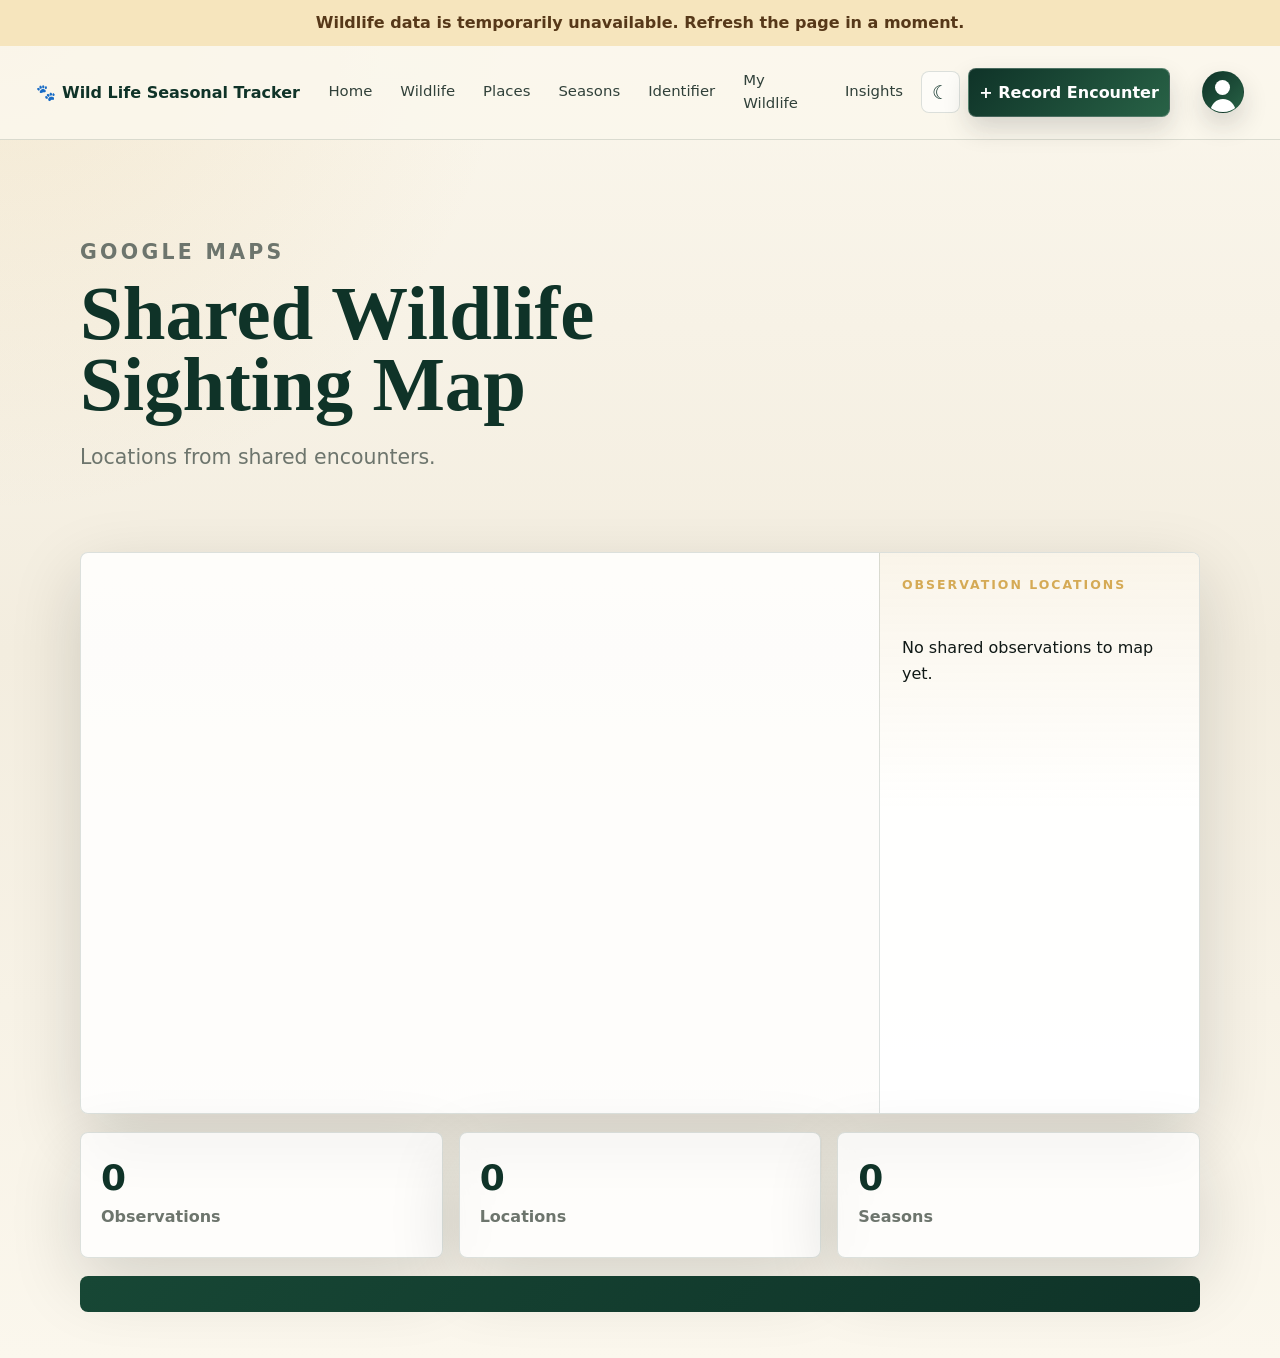
<file: wild-main/animal-map.html>
<!doctype html>
<html lang="en">
<head><meta charset="utf-8"><meta name="viewport" content="width=device-width, initial-scale=1"><title>Wild Life Seasonal Tracker | Sighting Map</title><link rel="stylesheet" href="css/style.css"></head>
<body data-page="animal-map">
  <header class="site-header"></header>
  <main class="page-main">
    <section class="page-title reveal"><p class="eyebrow">Google Maps</p><h1 id="mapTitle">Wildlife Sighting Map</h1><p id="mapSubtitle">Your recorded animal sighting locations.</p></section>
    <section class="section">
      <div class="real-map-shell reveal" id="googleMapShell">
        <div class="map-frame-area">
          <iframe class="google-map" id="googleMapFrame" title="Google map of Periyar Tiger Reserve" src="https://www.google.com/maps?q=Periyar%20Tiger%20Reserve%2C%20Thekkady%2C%20Kerala%2C%20India&output=embed" loading="lazy" referrerpolicy="no-referrer-when-downgrade"></iframe>
          <div class="map-pin-layer" id="mapPinLayer" aria-label="Animal sighting pins"></div>
        </div>
        <aside class="map-location-panel">
          <p class="eyebrow">Observation Locations</p>
          <div class="map-location-list" id="mapLocationList"></div>
          <a class="btn btn-primary" id="mapExternalLink" href="https://www.google.com/maps/search/?api=1&query=Periyar%20Tiger%20Reserve%2C%20Thekkady%2C%20Kerala%2C%20India" target="_blank" rel="noopener">Open in Google Maps</a>
        </aside>
      </div>
      <div class="stat-grid map-stats" id="mapStats"></div>
      <div class="journey reveal" id="mapJourney"></div>
    </section>
  </main>
  <script src="js/script.js"></script>
</body>
</html>
</file>
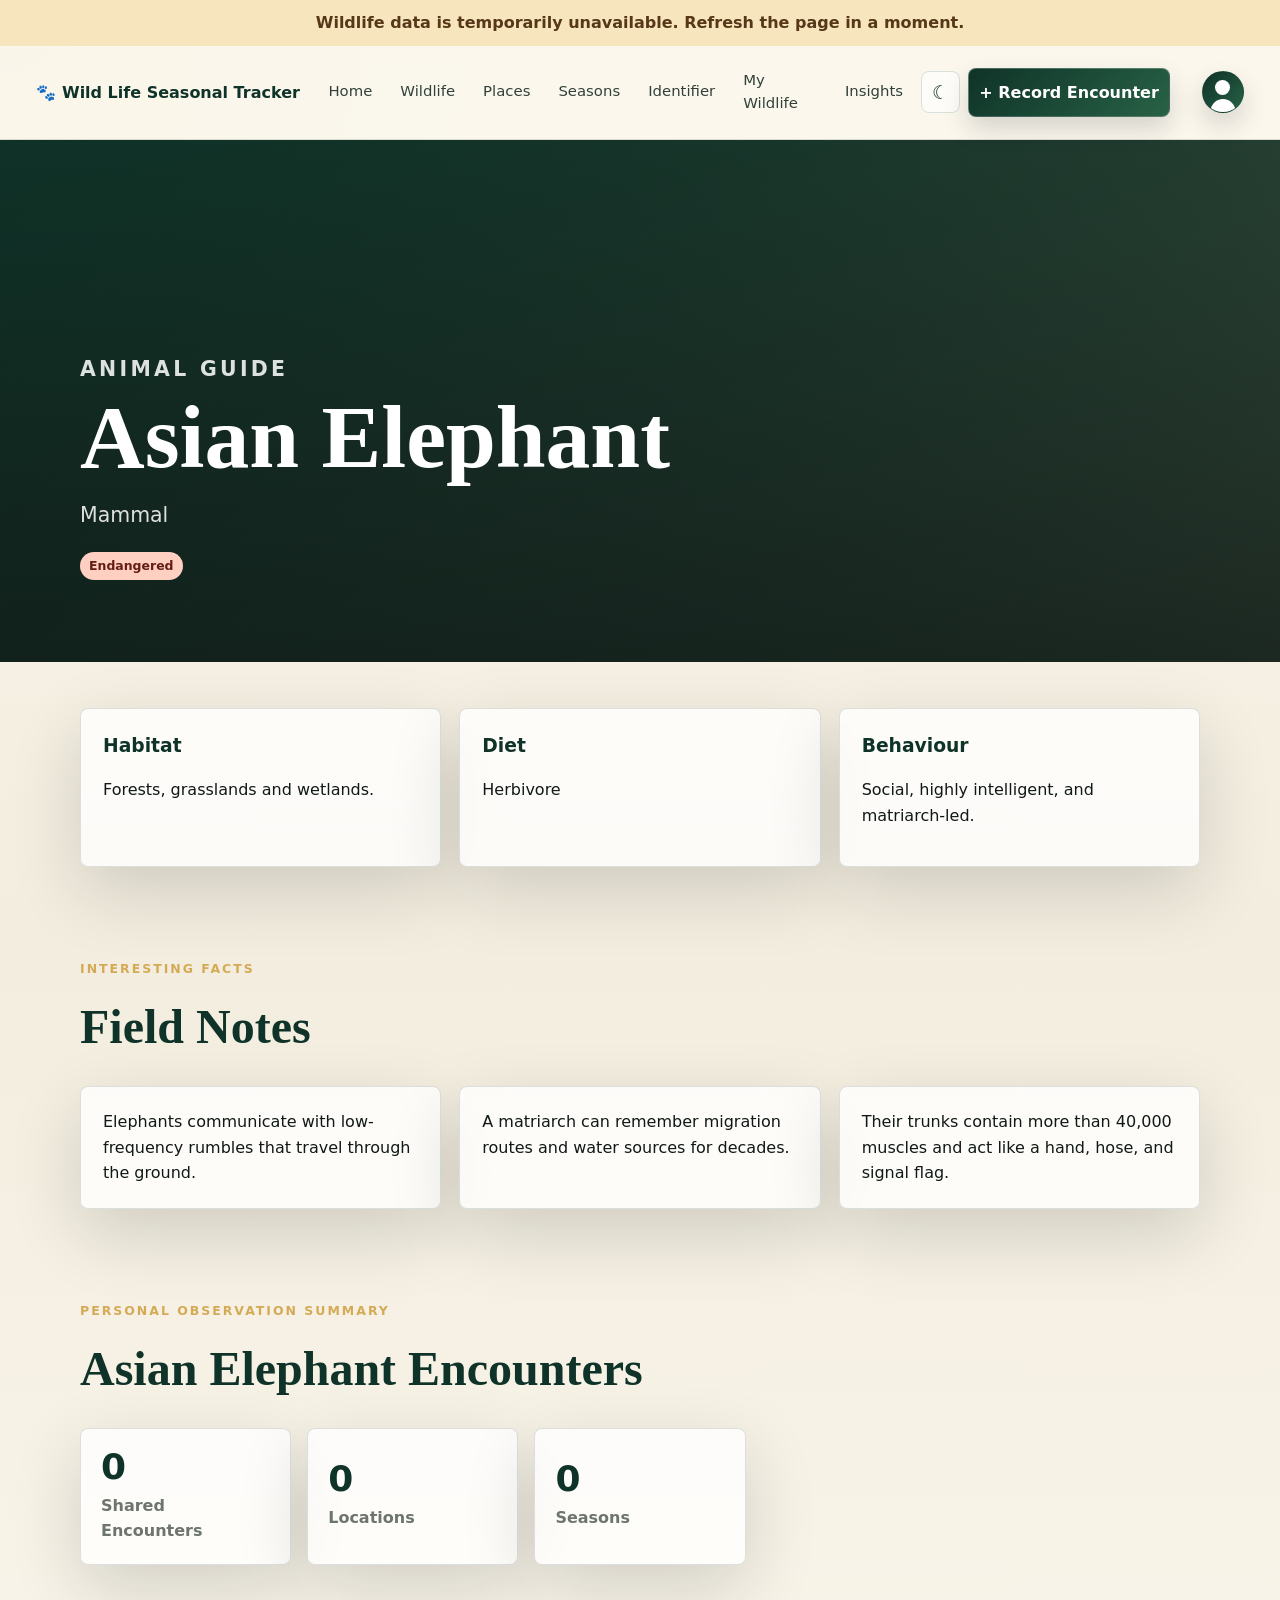
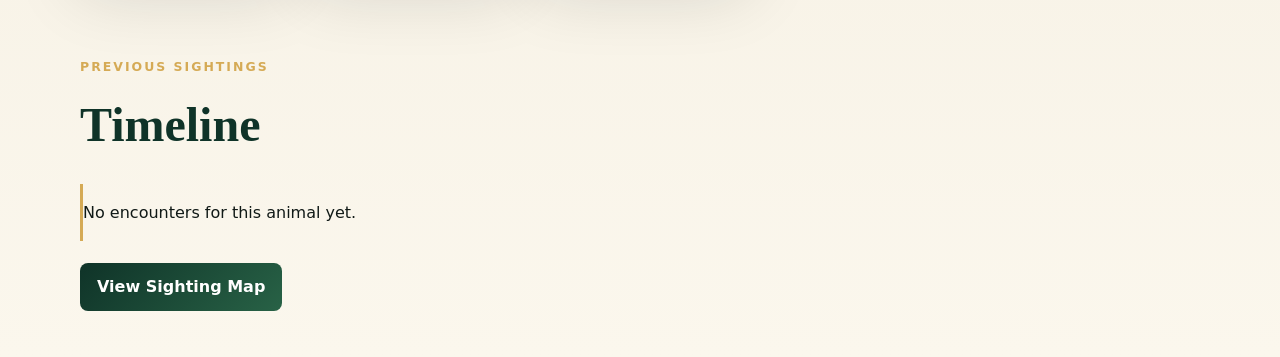
<file: wild-main/animal.html>
<!doctype html>
<html lang="en">
<head><meta charset="utf-8"><meta name="viewport" content="width=device-width, initial-scale=1"><title id="animalTitle">Wild Life Seasonal Tracker | Animal Guide</title><link rel="stylesheet" href="css/style.css"></head>
<body data-page="animal">
  <header class="site-header"></header>
  <main>
    <section class="hero compact-hero reveal" id="animalHero" style="--hero:url('https://images.unsplash.com/photo-1557050543-4d5f4e07ef46?auto=format&fit=crop&w=1800&q=80')">
      <div class="hero-overlay"></div>
      <div class="hero-content"><p class="eyebrow">Animal Guide</p><h1 id="animalName">Asian Elephant</h1><p id="animalCategory">Mammal</p><span class="status-pill endangered" id="animalStatus">Endangered</span></div>
    </section>
    <section class="section">
      <div class="info-grid">
        <article class="info-card reveal"><h3>Habitat</h3><p id="animalHabitat">Forests, grasslands and wetlands.</p></article>
        <article class="info-card reveal"><h3>Diet</h3><p id="animalDiet">Herbivore</p></article>
        <article class="info-card reveal"><h3>Behaviour</h3><p id="animalBehaviour">Social, highly intelligent, and matriarch-led.</p></article>
      </div>
    </section>
    <section class="section">
      <div class="section-heading reveal"><p class="eyebrow">Interesting Facts</p><h2>Field Notes</h2></div>
      <div class="card-grid facts-grid" id="animalFacts">
        <article class="fact-card reveal">Elephants communicate with low-frequency rumbles that travel through the ground.</article>
        <article class="fact-card reveal">A matriarch can remember migration routes and water sources for decades.</article>
        <article class="fact-card reveal">Their trunks contain more than 40,000 muscles and act like a hand, hose, and signal flag.</article>
      </div>
    </section>
    <section class="section">
      <div class="section-heading reveal"><p class="eyebrow">Personal Observation Summary</p><h2 id="animalRecordTitle">Your Elephant Record</h2></div>
      <div class="stat-grid" id="animalSummary"><article class="stat-card reveal"><strong data-count="12">0</strong><span>Total Sightings</span></article><article class="stat-card reveal"><strong data-count="4">0</strong><span>Locations</span></article><article class="stat-card reveal"><strong data-count="3">0</strong><span>Seasons</span></article></div>
    </section>
    <section class="section">
      <div class="section-heading reveal"><p class="eyebrow">Previous Sightings</p><h2>Timeline</h2></div>
      <div class="timeline reveal" id="animalTimeline">
        <div><time>19 Sep 2026</time><strong>Periyar</strong><span>6:42 PM</span></div>
        <div><time>12 Aug 2026</time><strong>Wayanad</strong><span>7:15 AM</span></div>
        <div><time>02 Jul 2026</time><strong>Silent Valley</strong><span>5:30 PM</span></div>
      </div>
      <a class="btn btn-primary reveal" href="animal-map.html">View Sighting Map</a>
    </section>
  </main>
  <script src="js/script.js"></script>
</body>
</html>
</file>
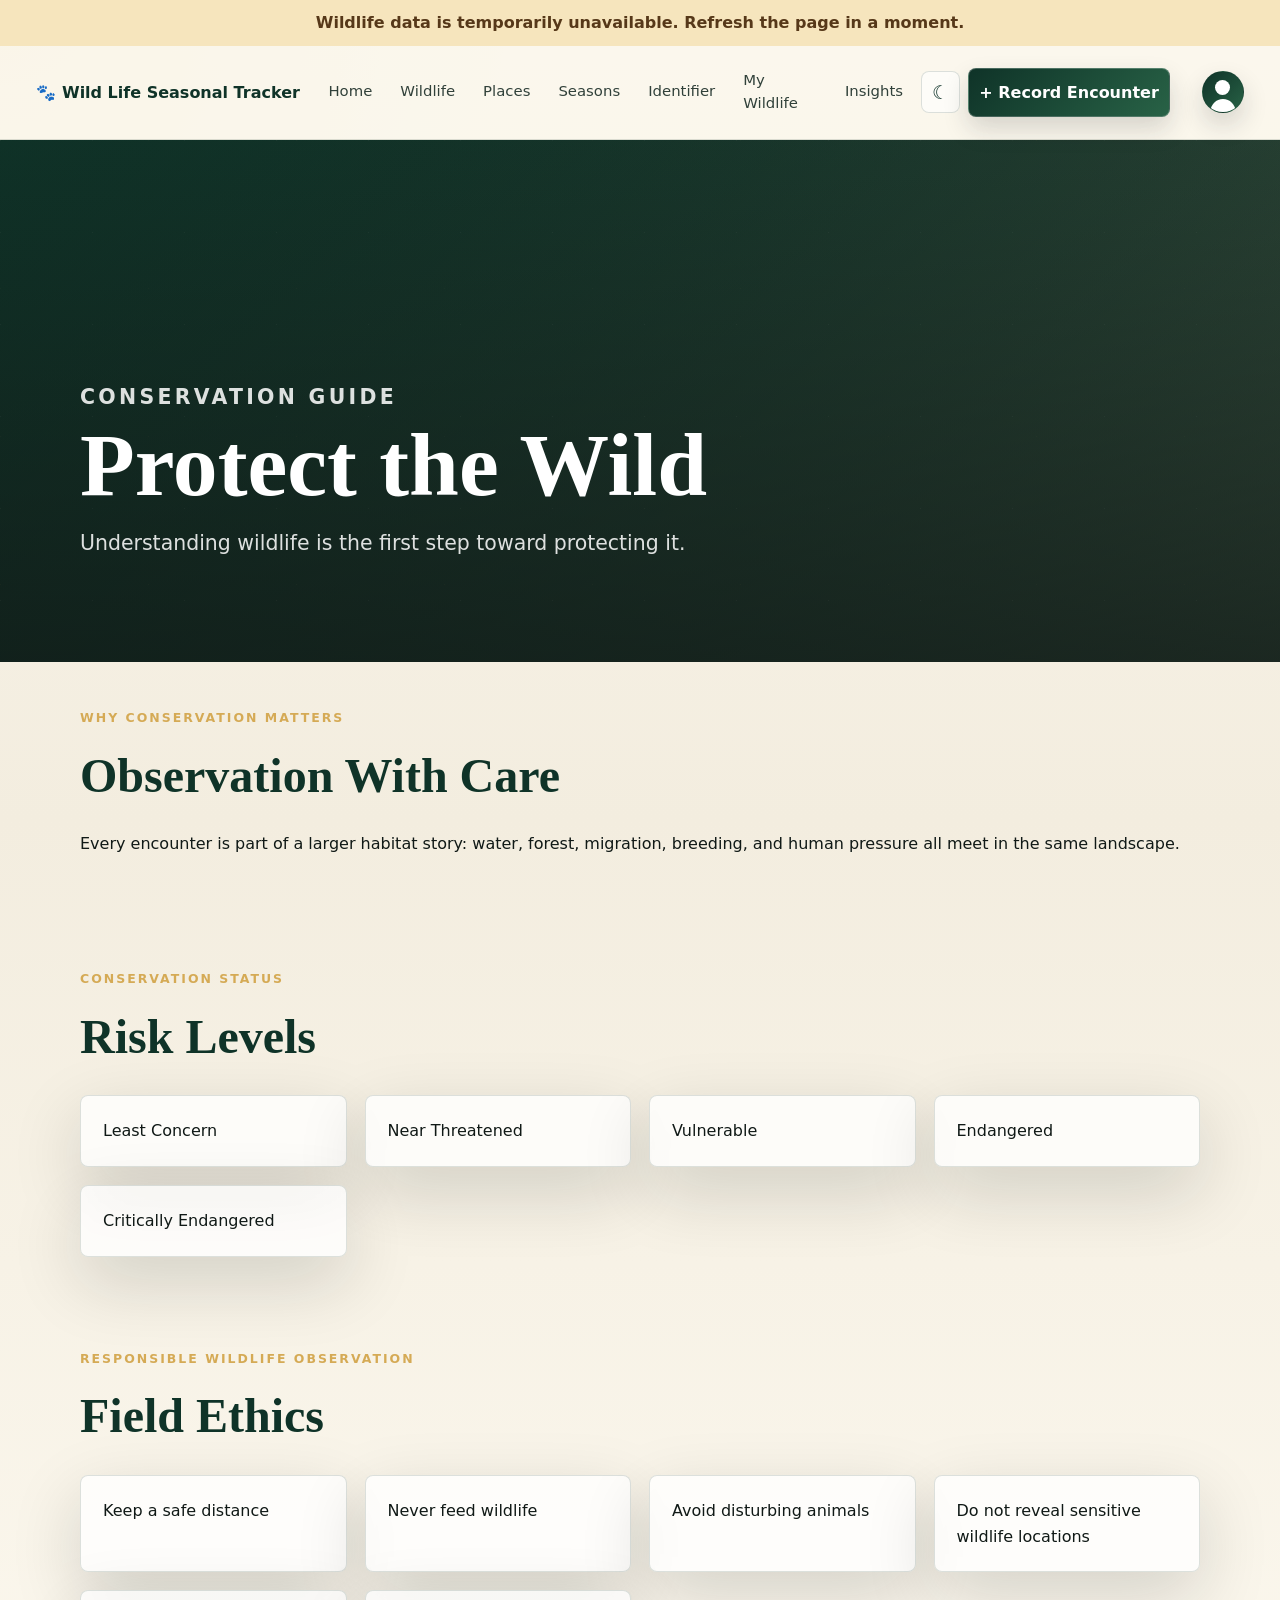
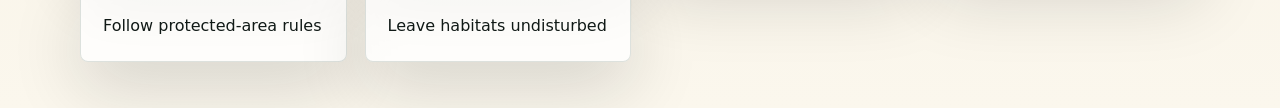
<file: wild-main/conservation.html>
<!doctype html>
<html lang="en">
<head><meta charset="utf-8"><meta name="viewport" content="width=device-width, initial-scale=1"><title>Wildlife Explorer | Conservation</title><link rel="stylesheet" href="css/style.css"></head>
<body data-page="conservation">
  <header class="site-header"></header>
  <main>
    <section class="hero compact-hero reveal" style="--hero:url('https://images.unsplash.com/photo-1472214103451-9374bd1c798e?auto=format&fit=crop&w=1800&q=80')"><div class="hero-overlay"></div><div class="hero-content"><p class="eyebrow">Conservation Guide</p><h1>Protect the Wild</h1><p>Understanding wildlife is the first step toward protecting it.</p></div></section>
    <section class="section"><div class="section-heading reveal"><p class="eyebrow">Why Conservation Matters</p><h2>Observation With Care</h2><p>Every encounter is part of a larger habitat story: water, forest, migration, breeding, and human pressure all meet in the same landscape.</p></div></section>
    <section class="section"><div class="section-heading reveal"><p class="eyebrow">Conservation Status</p><h2>Risk Levels</h2></div><div class="card-grid status-grid"><article class="info-card reveal">Least Concern</article><article class="info-card reveal">Near Threatened</article><article class="info-card reveal">Vulnerable</article><article class="info-card reveal">Endangered</article><article class="info-card reveal">Critically Endangered</article></div></section>
    <section class="section"><div class="section-heading reveal"><p class="eyebrow">Responsible Wildlife Observation</p><h2>Field Ethics</h2></div><div class="card-grid ethics-grid"><article class="fact-card reveal">Keep a safe distance</article><article class="fact-card reveal">Never feed wildlife</article><article class="fact-card reveal">Avoid disturbing animals</article><article class="fact-card reveal">Do not reveal sensitive wildlife locations</article><article class="fact-card reveal">Follow protected-area rules</article><article class="fact-card reveal">Leave habitats undisturbed</article></div></section>
  </main>
  <script src="js/script.js"></script>
</body>
</html>
</file>
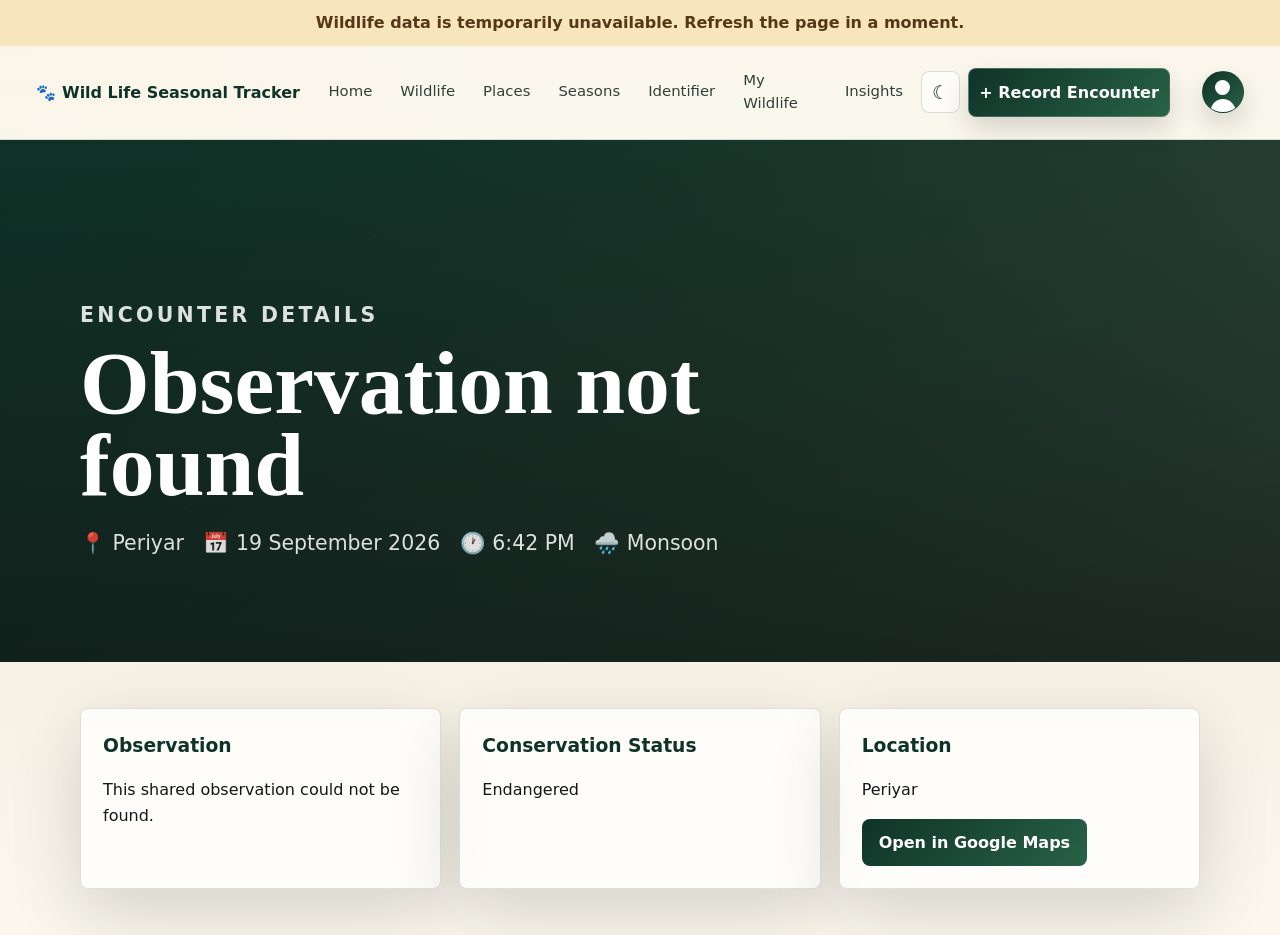
<file: wild-main/encounter-details.html>
<!doctype html>
<html lang="en">
<head><meta charset="utf-8"><meta name="viewport" content="width=device-width, initial-scale=1"><title>Wild Life Seasonal Tracker | Encounter Details</title><link rel="stylesheet" href="css/style.css"></head>
<body data-page="encounter-details">
  <header class="site-header"></header>
  <main>
    <section class="hero compact-hero reveal" id="encounterHero" style="--hero:url('https://images.unsplash.com/photo-1557050543-4d5f4e07ef46?auto=format&fit=crop&w=1800&q=80')"><div class="hero-overlay"></div><div class="hero-content"><p class="eyebrow">Encounter Details</p><h1 id="encounterAnimal">Asian Elephant</h1><p id="encounterMeta">📍 Periyar &nbsp; 📅 19 September 2026 &nbsp; 🕐 6:42 PM &nbsp; 🌧️ Monsoon</p></div></section>
    <section class="section"><div class="info-grid"><article class="info-card reveal"><h3>Observation</h3><p id="encounterObservation">A small herd crossed the damp teak path near the lake edge, moving calmly after evening rain.</p></article><article class="info-card reveal"><h3>Conservation Status</h3><p id="encounterStatus">Endangered</p></article><article class="info-card reveal"><h3>Location</h3><p id="encounterLocation">Periyar</p><a class="btn btn-primary" id="encounterMap" href="https://www.google.com/maps/search/?api=1&query=Periyar%20Tiger%20Reserve" target="_blank" rel="noopener">Open in Google Maps</a></article></div></section>
  </main>
  <script src="js/script.js"></script>
</body>
</html>
</file>
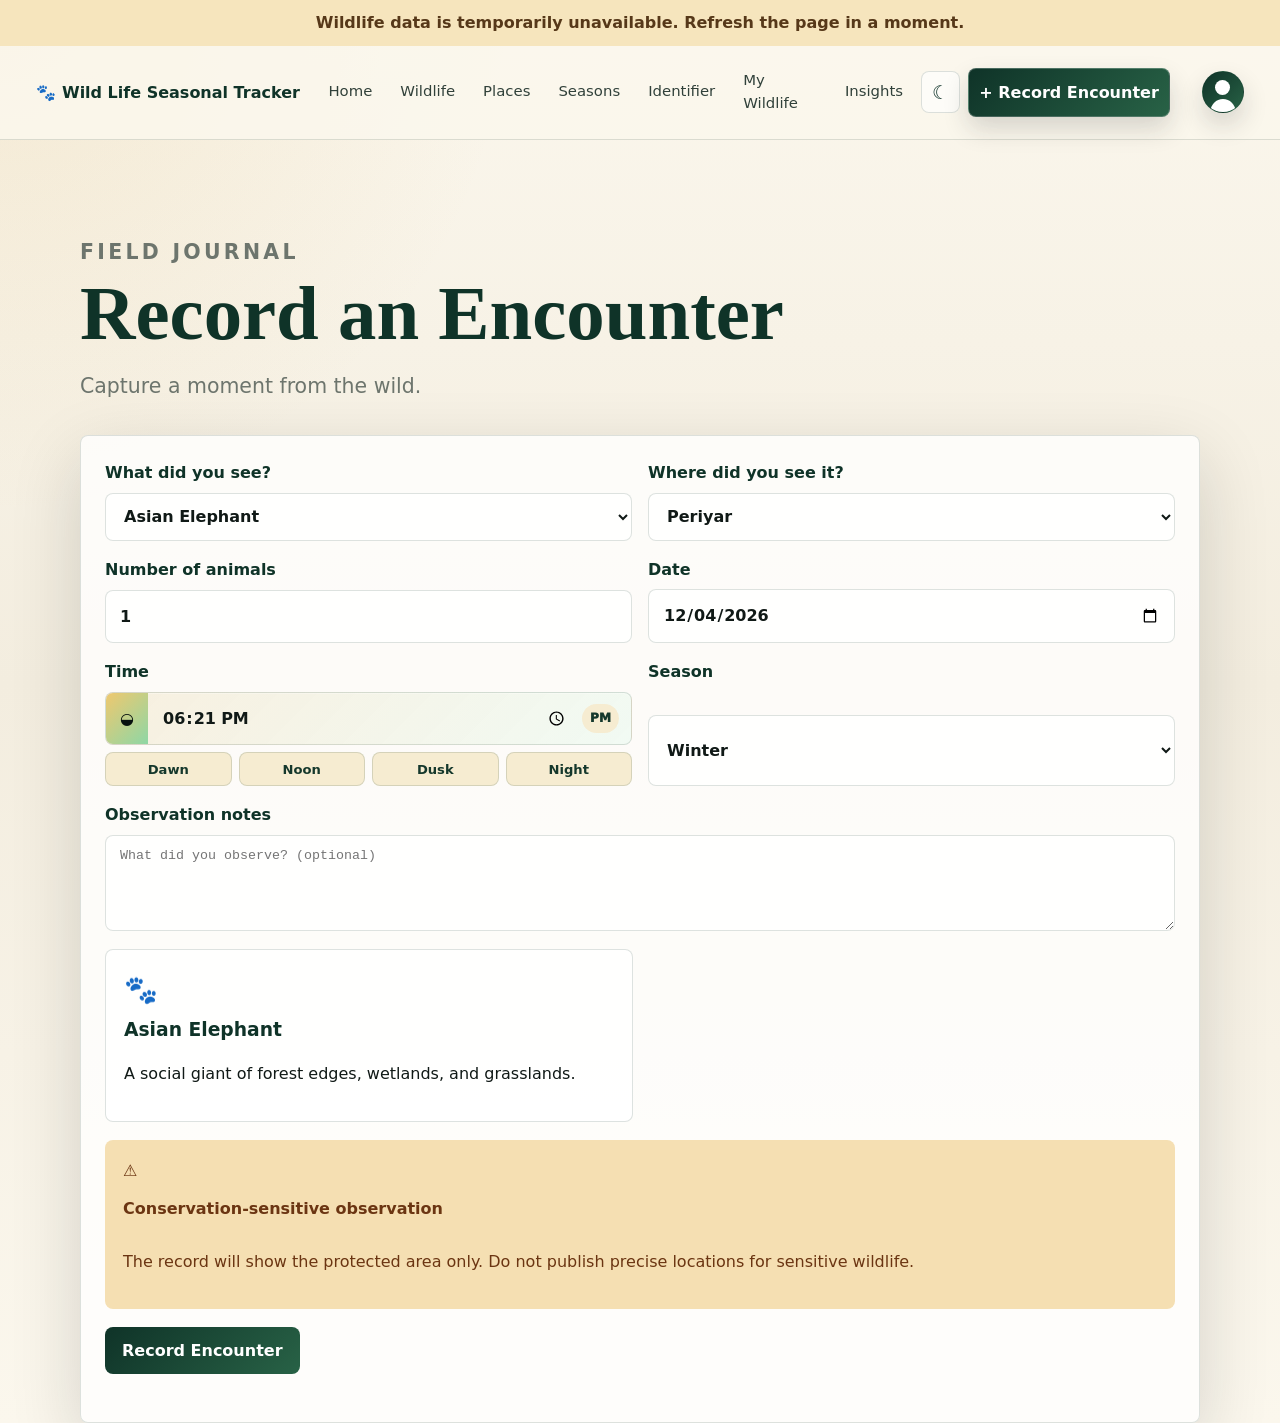
<file: wild-main/encounter.html>
<!doctype html>
<html lang="en">
<head><meta charset="utf-8"><meta name="viewport" content="width=device-width, initial-scale=1"><title>Wild Life Seasonal Tracker | Record Encounter</title><link rel="stylesheet" href="css/style.css"></head>
<body data-page="encounter">
  <header class="site-header"></header>
  <main class="page-main">
    <section class="page-title reveal"><p class="eyebrow">Field Journal</p><h1>Record an Encounter</h1><p>Capture a moment from the wild.</p></section>
    <section class="section form-shell reveal">
      <form id="encounterForm">
        <div class="form-grid">
          <label>What did you see?<select id="recordAnimal"><option>Asian Elephant</option><option>Sambar Deer</option><option>Bengal Tiger</option><option>King Cobra</option></select></label>
          <label>Where did you see it?<select id="recordLocation"><option>Periyar</option><option>Wayanad</option><option>Silent Valley</option><option>Eravikulam</option></select></label>
          <label>Number of animals<input id="recordCount" type="number" min="1" max="10000" value="1" required></label>
          <label>Date<input id="recordDate" type="date"></label>
          <label class="time-field">Time
            <div class="fancy-time">
              <span class="time-icon">☀</span>
              <input id="recordTime" type="time">
              <span class="time-period" id="timePeriod">PM</span>
            </div>
            <div class="time-presets" aria-label="Quick time presets">
              <button type="button" data-time="06:00">Dawn</button>
              <button type="button" data-time="12:00">Noon</button>
              <button type="button" data-time="18:30">Dusk</button>
              <button type="button" data-time="21:00">Night</button>
            </div>
          </label>
          <label>Season<select id="recordSeason"><option>Spring</option><option>Summer</option><option>Monsoon</option><option>Winter</option></select></label>
          <label class="full-width">Observation notes<textarea id="recordNotes" rows="3" maxlength="2000" placeholder="What did you observe? (optional)"></textarea></label>
        </div>
        <div class="suggestion-panel" id="recordSuggestions"></div>
    <div class="warning-card" id="sensitiveWarning">⚠️ <strong>Conservation-sensitive observation</strong><p>The record will show the protected area only. Do not publish precise locations for sensitive wildlife.</p></div>
        <button class="btn btn-primary" type="submit">Record Encounter</button>
        <p class="auth-message" id="encounterMessage" aria-live="polite"></p>
      </form>
    </section>
    <div class="modal" id="successModal"><div class="modal-card"><button class="modal-close" aria-label="Close modal">×</button><div class="success-icon">✓</div><h2>Encounter Recorded</h2><p>Your wildlife observation has been added.</p></div></div>
  </main>
  <script src="js/script.js"></script>
</body>
</html>
</file>
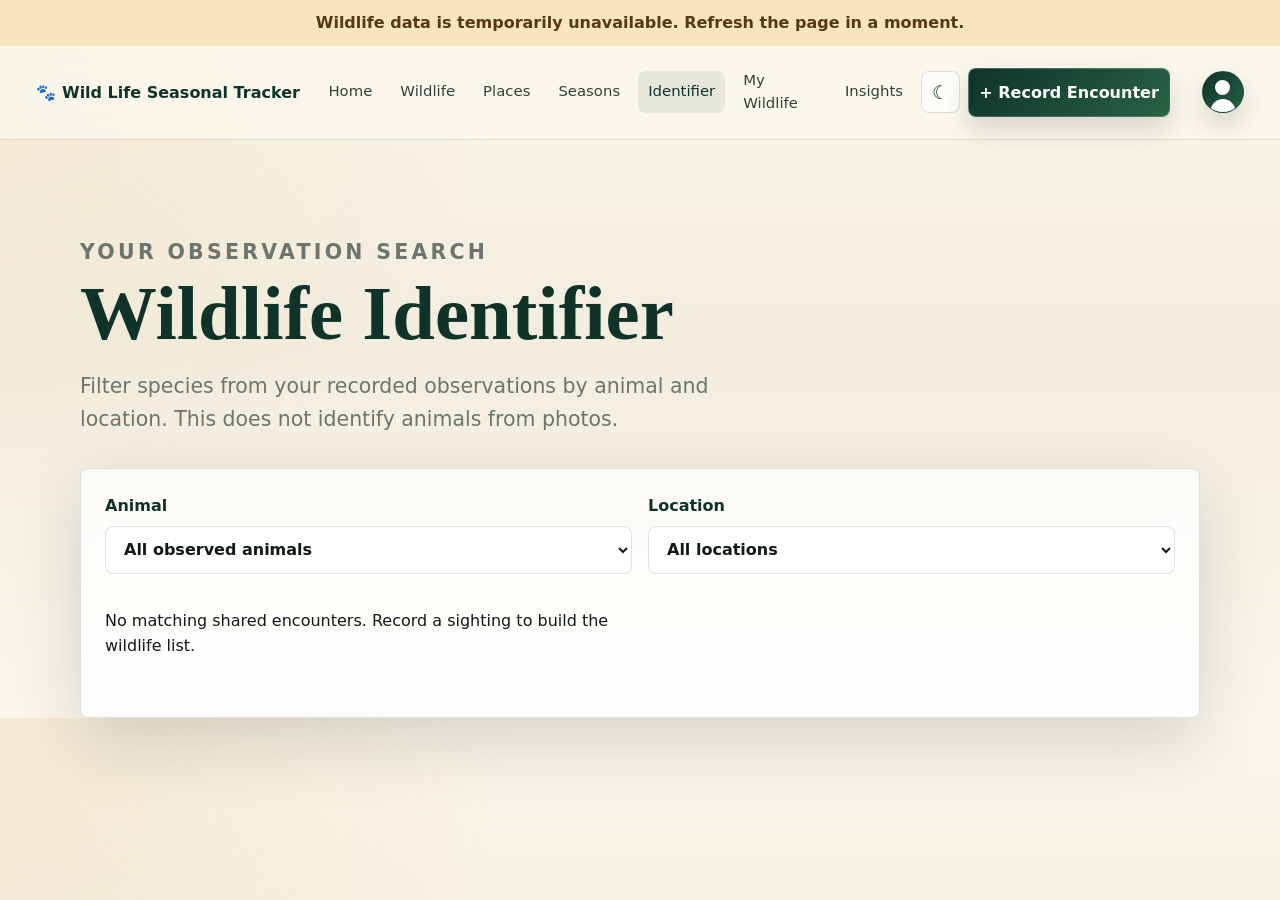
<file: wild-main/identifier.html>
<!doctype html>
<html lang="en">
<head><meta charset="utf-8"><meta name="viewport" content="width=device-width, initial-scale=1"><title>Wild Life Seasonal Tracker | Identifier</title><link rel="stylesheet" href="css/style.css"></head>
<body data-page="identifier">
  <header class="site-header"></header>
  <main class="page-main">
    <section class="page-title reveal"><p class="eyebrow">Your Observation Search</p><h1>Wildlife Identifier</h1><p>Filter species from your recorded observations by animal and location. This does not identify animals from photos.</p></section>
    <section class="section identifier-shell reveal">
      <div class="form-grid">
        <label>Animal<select id="identifierAnimal"><option value="">All observed animals</option></select></label>
        <label>Location<select id="identifierLocation"><option>Periyar</option><option>Wayanad</option><option>Silent Valley</option><option>Eravikulam</option></select></label>
      </div>
      <div class="suggestion-panel" id="identifierSuggestions"></div>
    </section>
  </main>
  <script src="js/script.js"></script>
</body>
</html>
</file>
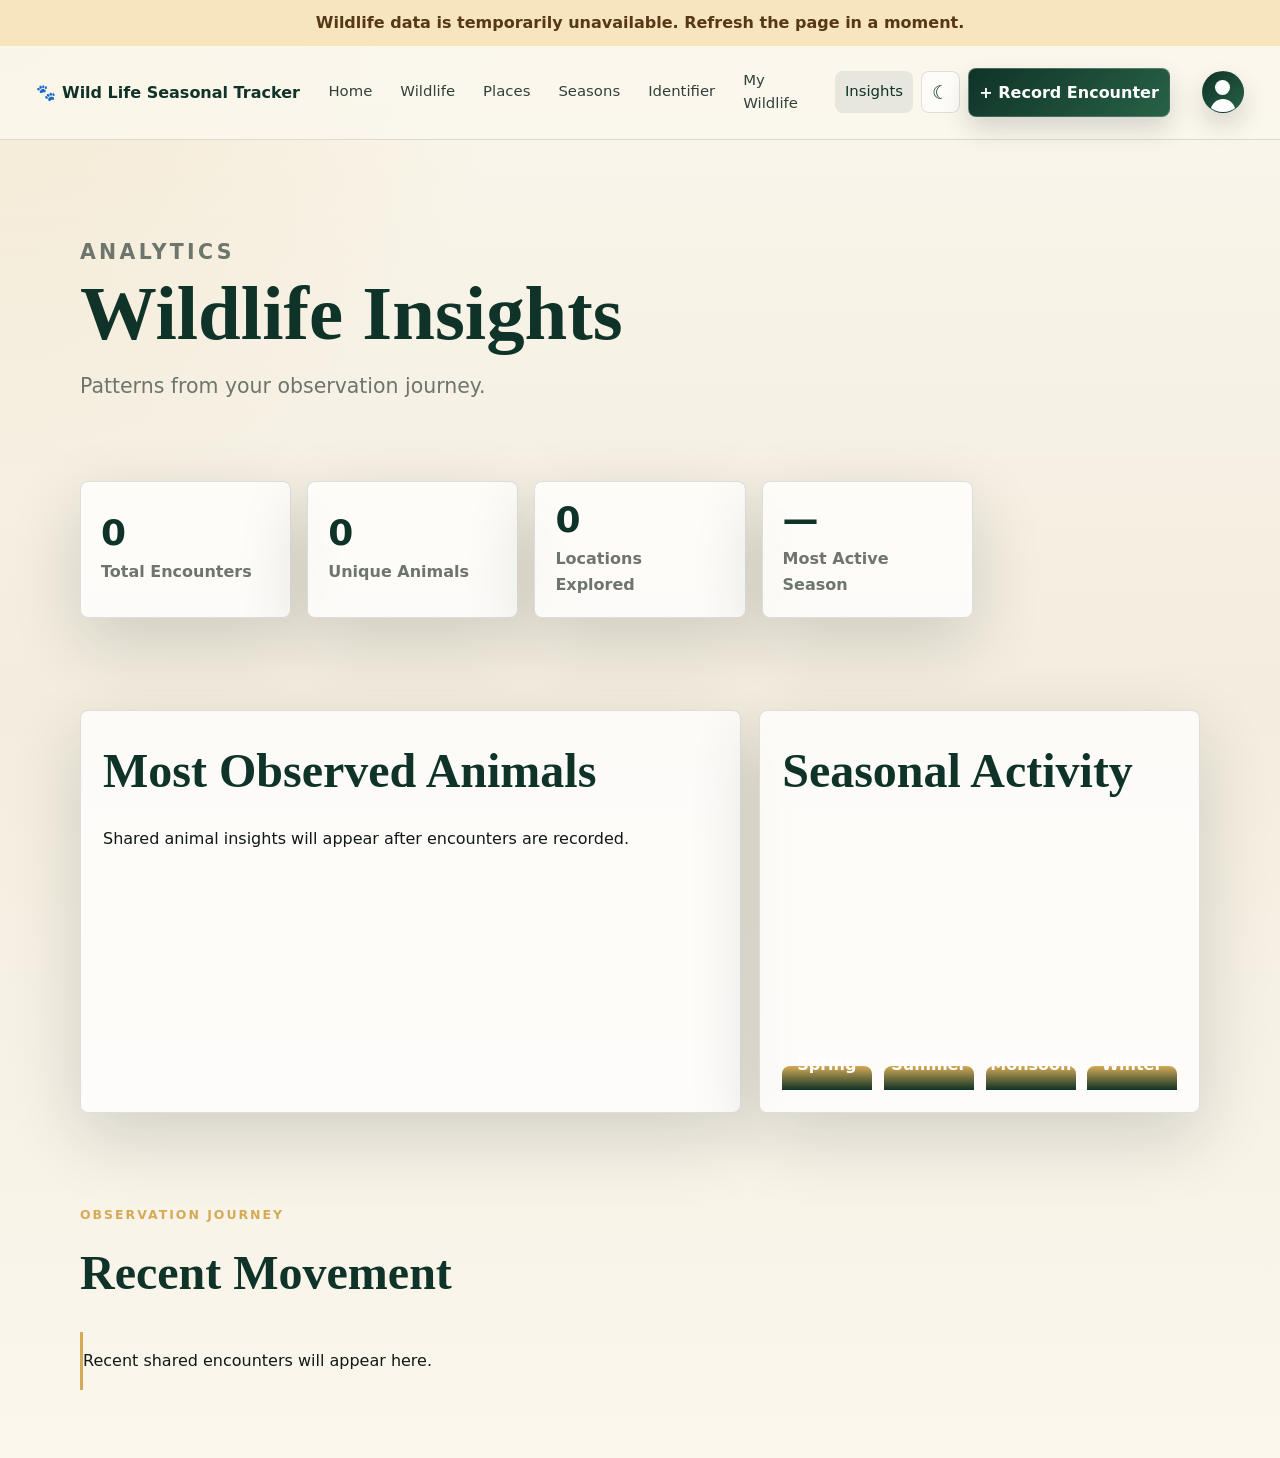
<file: wild-main/insights.html>
<!doctype html>
<html lang="en">
<head><meta charset="utf-8"><meta name="viewport" content="width=device-width, initial-scale=1"><title>Wild Life Seasonal Tracker | Insights</title><link rel="stylesheet" href="css/style.css"></head>
<body data-page="insights">
  <header class="site-header"></header>
  <main class="page-main">
    <section class="page-title reveal"><p class="eyebrow">Analytics</p><h1>Wildlife Insights</h1><p>Patterns from your observation journey.</p></section>
    <section class="section"><div class="stat-grid" id="insightStats"><article class="stat-card reveal"><strong>0</strong><span>Total Encounters</span></article><article class="stat-card reveal"><strong>0</strong><span>Unique Animals</span></article><article class="stat-card reveal"><strong>0</strong><span>Locations Explored</span></article><article class="stat-card reveal"><strong>—</strong><span>Most Active Season</span></article></div></section>
    <section class="section analytics-grid">
      <article class="chart-card reveal"><h2>Most Observed Animals</h2><div class="bar-chart" id="animalBars"></div></article>
      <article class="chart-card reveal"><h2>Seasonal Activity</h2><div class="season-bars" id="seasonBars"></div></article>
    </section>
    <section class="section"><div class="section-heading reveal"><p class="eyebrow">Observation Journey</p><h2>Recent Movement</h2></div><div class="timeline reveal" id="insightTimeline"></div></section>
  </main>
  <script src="js/script.js"></script>
</body>
</html>
</file>
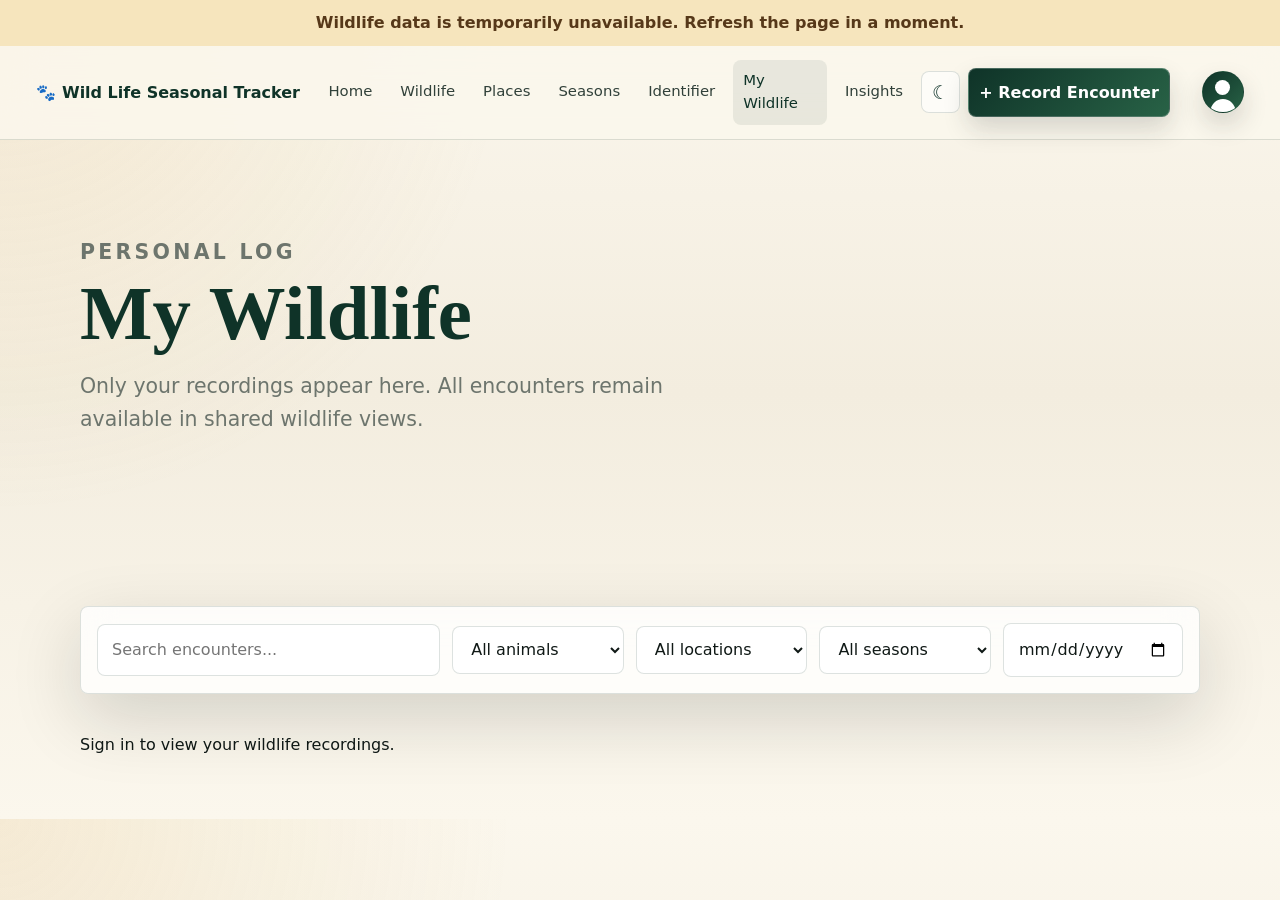
<file: wild-main/my-wildlife.html>
<!doctype html>
<html lang="en">
<head><meta charset="utf-8"><meta name="viewport" content="width=device-width, initial-scale=1"><title>Wild Life Seasonal Tracker | My Wildlife</title><link rel="stylesheet" href="css/style.css"></head>
<body data-page="my-wildlife">
  <header class="site-header"></header>
  <main class="page-main">
    <section class="page-title reveal"><p class="eyebrow">Personal Log</p><h1>My Wildlife</h1><p>Only your recordings appear here. All encounters remain available in shared wildlife views.</p></section>
    <section class="section"><div class="stat-grid" id="myWildlifeStats"><article class="stat-card reveal"><strong>0</strong><span>Total Encounters</span></article><article class="stat-card reveal"><strong>0</strong><span>Animals</span></article><article class="stat-card reveal"><strong>0</strong><span>Locations</span></article><article class="stat-card reveal"><strong>0</strong><span>Seasons</span></article></div></section>
    <section class="section">
      <div class="filters-panel reveal">
        <input id="encounterSearch" type="search" placeholder="Search encounters...">
        <select id="animalFilter"><option value="">All animals</option></select>
        <select id="locationFilter"><option value="">All locations</option></select>
        <select id="seasonFilter"><option value="">All seasons</option><option>Spring</option><option>Summer</option><option>Monsoon</option><option>Winter</option></select>
        <input id="dateFilter" type="date">
      </div>
      <div class="encounter-grid" id="encounterGrid"></div>
    </section>
  </main>
  <script src="js/script.js"></script>
</body>
</html>
</file>
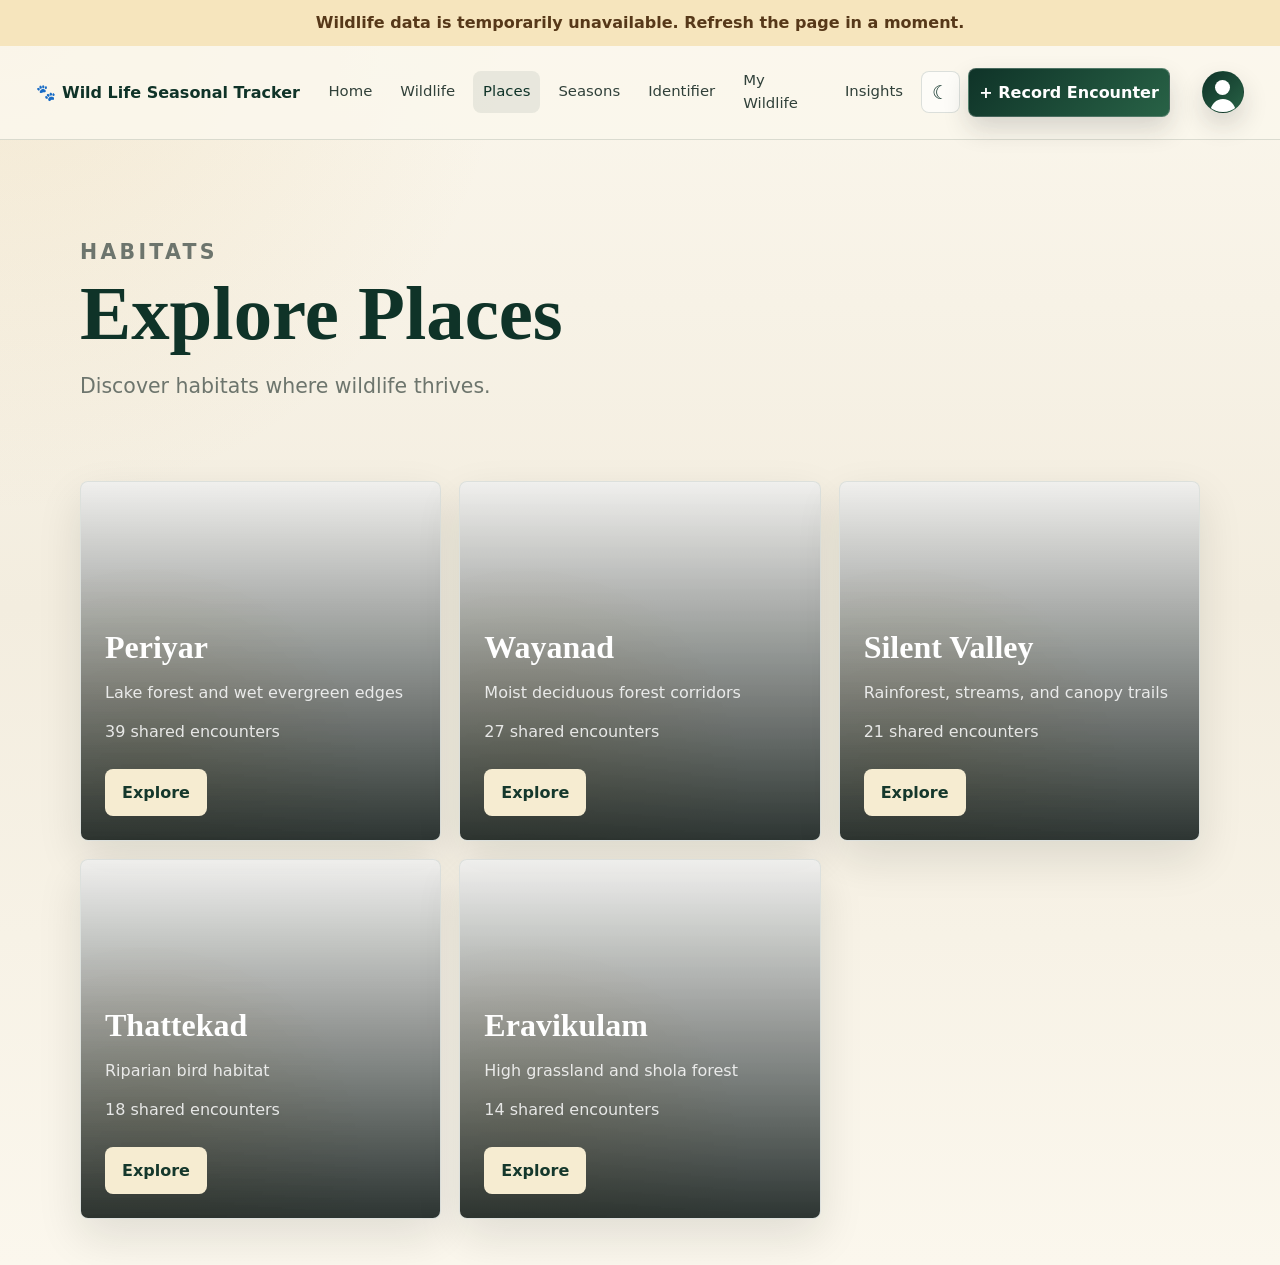
<file: wild-main/places.html>
<!doctype html>
<html lang="en">
<head><meta charset="utf-8"><meta name="viewport" content="width=device-width, initial-scale=1"><title>Wild Life Seasonal Tracker | Places</title><link rel="stylesheet" href="css/style.css"></head>
<body data-page="places">
  <header class="site-header"></header>
  <main class="page-main">
    <section class="page-title reveal"><p class="eyebrow">Habitats</p><h1>Explore Places</h1><p>Discover habitats where wildlife thrives.</p></section>
    <section class="section"><div class="place-grid" id="placesGrid"></div></section>
  </main>
  <script src="js/script.js"></script>
</body>
</html>
</file>
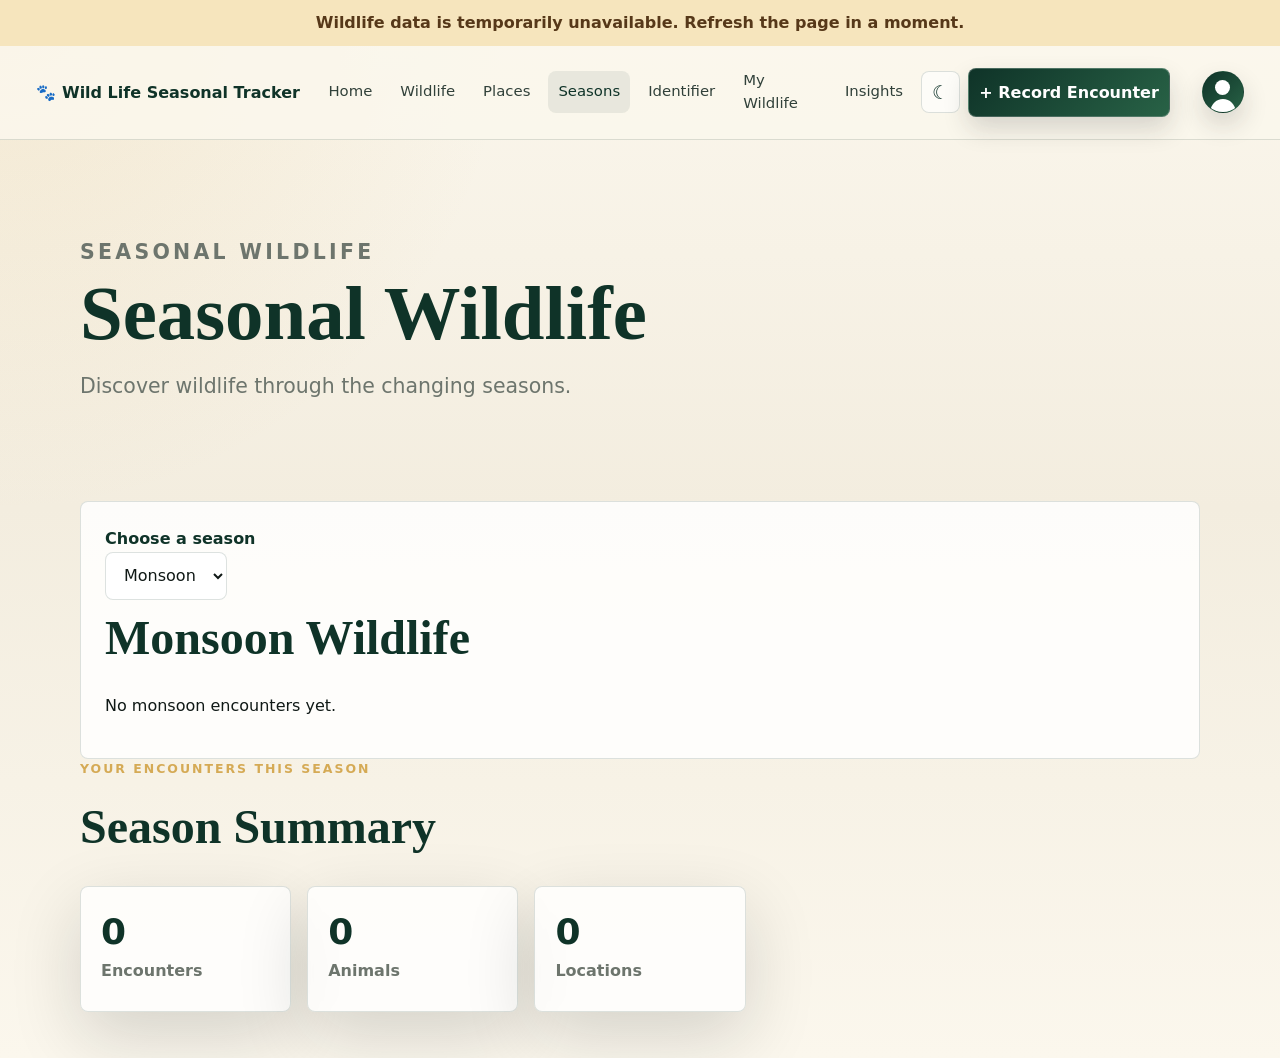
<file: wild-main/seasons.html>
<!doctype html>
<html lang="en">
<head><meta charset="utf-8"><meta name="viewport" content="width=device-width, initial-scale=1"><title>Wild Life Seasonal Tracker | Seasons</title><link rel="stylesheet" href="css/style.css"></head>
<body data-page="seasons">
  <header class="site-header"></header>
  <main class="page-main">
    <section class="page-title reveal"><p class="eyebrow">Seasonal Wildlife</p><h1>Seasonal Wildlife</h1><p>Discover wildlife through the changing seasons.</p></section>
    <section class="section">
      <div class="season-panel reveal"><label for="seasonSelect">Choose a season</label><select id="seasonSelect"><option>Spring</option><option>Summer</option><option selected>Monsoon</option><option>Winter</option></select><h2 id="seasonTitle">Monsoon Wildlife</h2><div class="mini-list" id="seasonWildlife"></div></div>
      <div class="section-heading reveal"><p class="eyebrow">Your Encounters This Season</p><h2>Season Summary</h2></div>
      <div class="stat-grid" id="seasonStats"><article class="stat-card reveal"><strong>0</strong><span>Encounters</span></article><article class="stat-card reveal"><strong>0</strong><span>Animals</span></article><article class="stat-card reveal"><strong>0</strong><span>Locations</span></article></div>
    </section>
  </main>
  <script src="js/script.js"></script>
</body>
</html>
</file>
<file: wild-main/css/style.css>
:root {
  --forest: #0f3328;
  --forest-2: #174735;
  --charcoal: #101916;
  --moss: #58755b;
  --gold: #d5aa55;
  --sand: #e7dcc4;
  --cream: #fbf7ed;
  --muted: #6d756d;
  --line: rgba(15, 51, 40, .14);
  --glass: rgba(255, 255, 255, .78);
  --surface: rgba(255, 255, 255, .84);
  --surface-strong: #ffffff;
  --chip-bg: #f6ecd1;
  --chip-text: #15382c;
  --active-text: #ffffff;
  --shadow: 0 24px 70px rgba(16, 25, 22, .16);
  --radius: 8px;
}

html[data-theme="dark"] {
  --forest: #9bf0b5;
  --forest-2: #173726;
  --charcoal: #f4fff7;
  --moss: #bde0a8;
  --gold: #ffd56f;
  --sand: #2b342c;
  --cream: #101916;
  --muted: #d1dfd6;
  --line: rgba(244, 255, 247, .2);
  --glass: rgba(18, 34, 27, .94);
  --surface: rgba(19, 39, 30, .96);
  --surface-strong: #182d24;
  --chip-bg: #f0e3bc;
  --chip-text: #0d271d;
  --active-text: #08140f;
  --shadow: 0 24px 70px rgba(0, 0, 0, .44);
}

* { box-sizing: border-box; }
html { scroll-behavior: smooth; }
body {
  margin: 0;
  color: var(--charcoal);
  background:
    radial-gradient(circle at top left, rgba(213, 170, 85, .16), transparent 32rem),
    linear-gradient(180deg, #fbf7ed 0%, #f3eddf 48%, #fbf7ed 100%);
  font-family: Inter, ui-sans-serif, system-ui, -apple-system, BlinkMacSystemFont, "Segoe UI", sans-serif;
  line-height: 1.6;
  transition: background .25s ease, color .25s ease;
  animation: pageFade .45s ease both;
}

html[data-theme="dark"] body {
  background:
    radial-gradient(circle at top left, rgba(239, 200, 111, .12), transparent 32rem),
    linear-gradient(180deg, #07110e 0%, #101916 48%, #07110e 100%);
}

a { color: inherit; text-decoration: none; }
img { display: block; max-width: 100%; }
button, input, select { font: inherit; }

.site-header {
  position: sticky;
  top: 0;
  z-index: 50;
  background: rgba(251, 247, 237, .86);
  backdrop-filter: blur(20px);
  border-bottom: 1px solid var(--line);
}

html[data-theme="dark"] .site-header {
  background: rgba(7, 17, 14, .86);
}

.nav-shell {
  max-width: 1200px;
  margin: 0 auto;
  padding: 14px 22px;
  display: grid;
  grid-template-columns: minmax(260px, 1fr) auto minmax(52px, 1fr);
  align-items: center;
  justify-content: center;
  gap: 22px;
  position: relative;
}

.logo {
  justify-self: start;
  font-weight: 850;
  color: var(--forest);
  letter-spacing: 0;
  white-space: nowrap;
}

.nav-links {
  justify-self: center;
  display: flex;
  align-items: center;
  gap: 8px;
  justify-content: center;
}

.nav-links a:not(.btn) {
  color: #31413a;
  font-size: .93rem;
  padding: 9px 10px;
  border-radius: var(--radius);
}

html[data-theme="dark"] .nav-links a:not(.btn) {
  color: #d6e5da;
}

.nav-links a.active,
.nav-links a:not(.btn):hover {
  color: var(--forest);
  background: rgba(15, 51, 40, .08);
}

html[data-theme="dark"] .nav-links a.active,
html[data-theme="dark"] .nav-links a:not(.btn):hover {
  color: #07110e;
  background: linear-gradient(135deg, #ffd56f, #9bf0b5);
}

.menu-toggle {
  display: none;
  justify-self: end;
  width: 44px;
  height: 44px;
  border: 1px solid var(--line);
  border-radius: var(--radius);
  background: var(--cream);
}

.theme-toggle {
  width: 42px;
  height: 42px;
  display: inline-grid;
  place-items: center;
  border: 1px solid var(--line);
  border-radius: var(--radius);
  color: var(--forest);
  background: rgba(255, 255, 255, .66);
  cursor: pointer;
  transition: transform .22s ease, background .22s ease, box-shadow .22s ease, color .22s ease;
}

.theme-toggle:hover {
  transform: translateY(-2px);
  box-shadow: 0 14px 30px rgba(16, 25, 22, .14);
}

.theme-icon {
  font-size: 1.18rem;
  line-height: 1;
}

html[data-theme="dark"] .theme-toggle,
html[data-theme="dark"] .menu-toggle {
  background: rgba(20, 32, 27, .88);
}

.menu-toggle span {
  display: block;
  width: 20px;
  height: 2px;
  margin: 5px auto;
  background: linear-gradient(135deg, var(--forest-2), #0f3328);
}

.btn {
  display: inline-flex;
  align-items: center;
  justify-content: center;
  min-height: 42px;
  padding: 11px 17px;
  border: 0;
  border-radius: var(--radius);
  font-weight: 800;
  cursor: pointer;
  position: relative;
  overflow: hidden;
  transition: transform .22s ease, box-shadow .22s ease, background .22s ease, color .22s ease;
}

.btn:hover { transform: translateY(-2px); box-shadow: 0 14px 30px rgba(16, 25, 22, .18); }
.btn-primary { color: white; background: linear-gradient(135deg, var(--forest), #286246); }
.btn-ghost { color: white; border: 1px solid rgba(255,255,255,.48); background: rgba(255,255,255,.13); backdrop-filter: blur(12px); }
.btn-light { color: var(--chip-text); background: var(--chip-bg); }

.nav-cta {
  min-width: 176px;
  min-height: 46px;
  padding: 11px 18px;
  border: 1px solid rgba(255, 255, 255, .22);
  border-radius: 8px;
  white-space: nowrap;
  box-shadow: 0 12px 26px rgba(16, 25, 22, .16);
}

.auth-trigger {
  min-height: 40px;
  padding: 9px 14px;
}

.account-menu {
  position: relative;
  justify-self: end;
  z-index: 70;
}

.account-button {
  width: 42px;
  height: 42px;
  display: grid;
  place-items: center;
  border: 1px solid var(--line);
  border-radius: 50%;
  color: white;
  background: linear-gradient(135deg, var(--forest), #286246);
  box-shadow: 0 12px 26px rgba(16, 25, 22, .16);
  cursor: pointer;
  overflow: hidden;
  transition: transform .22s ease, box-shadow .22s ease;
}

.account-button:hover {
  transform: translateY(-2px);
  box-shadow: 0 16px 32px rgba(16, 25, 22, .22);
}

.account-button span {
  width: 15px;
  height: 15px;
  position: relative;
  border-radius: 50%;
  background: currentColor;
  transform: translateY(-5px);
}

.account-button span::after {
  content: "";
  position: absolute;
  left: 50%;
  top: 19px;
  width: 25px;
  height: 14px;
  border-radius: 999px 999px 0 0;
  background: currentColor;
  transform: translateX(-50%);
}

.account-panel {
  position: absolute;
  right: 0;
  top: calc(100% + 12px);
  z-index: 80;
  width: 260px;
  display: grid;
  gap: 7px;
  padding: 16px;
  border: 1px solid var(--line);
  border-radius: var(--radius);
  background: var(--surface-strong);
  box-shadow: var(--shadow);
  opacity: 0;
  pointer-events: none;
  transform: translateY(8px) scale(.98);
  transition: opacity .2s ease, transform .2s ease;
}

.account-menu:not(.open) .account-panel {
  visibility: hidden;
}

.account-menu.open .account-panel {
  visibility: visible;
  opacity: 1;
  pointer-events: auto;
  transform: translateY(0) scale(1);
}

.account-panel strong {
  color: var(--forest);
  font-size: 1rem;
}

.account-panel p {
  margin: 0 0 8px;
  color: var(--muted);
  overflow-wrap: anywhere;
}

.account-panel .btn {
  width: 100%;
}

.account-auth-actions {
  display: grid;
  gap: 8px;
}

.account-auth-actions[hidden],
.auth-trigger[hidden],
.auth-logout[hidden] {
  display: none !important;
}

.btn::after {
  content: "";
  position: absolute;
  inset: 0;
  background: linear-gradient(110deg, transparent 0%, rgba(255,255,255,.34) 48%, transparent 70%);
  transform: translateX(-120%);
  transition: transform .45s ease;
}

.btn:hover::after { transform: translateX(120%); }

html[data-theme="dark"] .btn-primary,
html[data-theme="dark"] .chip.active,
html[data-theme="dark"] .season-cards button.active,
html[data-theme="dark"] .season-strip .active {
  color: var(--active-text);
  background: linear-gradient(135deg, #efc86f, #8ed7a5);
}

.auth-modal {
  position: fixed;
  inset: 0;
  z-index: 100;
  display: none;
  place-items: center;
  padding: 20px;
  background: rgba(7, 17, 14, .58);
  backdrop-filter: blur(12px);
}

.auth-modal.open {
  display: grid;
  animation: authFade .22s ease both;
}

.auth-card {
  position: relative;
  width: min(430px, 100%);
  overflow: hidden;
  border: 1px solid var(--line);
  border-radius: var(--radius);
  background: var(--surface-strong);
  box-shadow: var(--shadow);
  animation: authRise .34s ease both;
}

html[data-theme="dark"] .auth-card {
  background: #101916;
}

.auth-close {
  position: absolute;
  right: 13px;
  top: 10px;
  z-index: 3;
  border: 0;
  color: white;
  background: transparent;
  font-size: 1.7rem;
  cursor: pointer;
}

.auth-illustration {
  position: relative;
  min-height: 116px;
  overflow: hidden;
  background:
    linear-gradient(135deg, rgba(15, 51, 40, .92), rgba(88, 117, 91, .76)),
    url("https://images.unsplash.com/photo-1511497584788-876760111969?auto=format&fit=crop&w=900&q=80") center/cover;
}

.auth-illustration span {
  position: absolute;
  bottom: 18px;
  width: 18px;
  height: 18px;
  border-radius: 50%;
  background: var(--gold);
  box-shadow: 0 0 0 9px rgba(213, 170, 85, .18);
  animation: firefly 3.8s ease-in-out infinite;
}

.auth-illustration span:nth-child(1) { left: 16%; animation-delay: .1s; }
.auth-illustration span:nth-child(2) { left: 52%; bottom: 34px; animation-delay: .8s; }
.auth-illustration span:nth-child(3) { left: 78%; animation-delay: 1.4s; }

.auth-tabs {
  display: grid;
  grid-template-columns: repeat(2, 1fr);
  gap: 8px;
  padding: 18px 22px 0;
}

.auth-tabs button {
  min-height: 42px;
  border: 1px solid var(--line);
  border-radius: var(--radius);
  color: var(--chip-text);
  background: var(--chip-bg);
  font-weight: 850;
  cursor: pointer;
}

.auth-tabs button.active {
  color: var(--active-text);
  background: linear-gradient(135deg, var(--forest), #286246);
}

.auth-form {
  display: grid;
  gap: 14px;
  padding: 22px;
}

.auth-form h2 {
  margin: 0;
  color: var(--forest);
  font-family: Georgia, "Times New Roman", serif;
  font-size: 2.2rem;
}

.auth-form .btn {
  width: 100%;
}

.password-field {
  display: grid;
  grid-template-columns: 1fr auto;
  align-items: center;
  border: 1px solid var(--line);
  border-radius: var(--radius);
  background: var(--surface);
  overflow: hidden;
}

.password-field input {
  border: 0;
  border-radius: 0;
  background: transparent;
}

.password-toggle {
  min-height: 100%;
  padding: 0 13px;
  border: 0;
  color: var(--forest);
  background: transparent;
  font-weight: 850;
  cursor: pointer;
}

.auth-message {
  min-height: 24px;
  margin: 0;
  color: var(--forest);
  font-weight: 850;
}

.auth-message.error {
  color: #9a2f1d;
}

.backend-notice {
  margin: 0;
  padding: 10px 18px;
  color: #563819;
  background: #f6e5bd;
  text-align: center;
  font-weight: 700;
}

.auth-form.pulse {
  animation: authPulse .42s ease;
}

.hero {
  min-height: 86vh;
  position: relative;
  display: grid;
  align-items: end;
  isolation: isolate;
  background:
    linear-gradient(135deg, rgba(15, 51, 40, .9), rgba(16, 25, 22, .42)),
    var(--hero),
    linear-gradient(135deg, var(--forest), var(--moss));
  background-size: cover;
  background-position: center;
  animation: heroDrift 18s ease-in-out infinite alternate;
}

.hero::after {
  content: "";
  position: absolute;
  inset: 0;
  z-index: -1;
  pointer-events: none;
  background-image:
    linear-gradient(120deg, rgba(255,255,255,.16) 0 1px, transparent 1px 100%),
    linear-gradient(120deg, rgba(255,213,111,.12) 0 1px, transparent 1px 100%);
  background-size: 92px 92px, 148px 148px;
  opacity: .24;
  animation: rainLines 7s linear infinite;
}

.compact-hero { min-height: 58vh; }

.home-hero {
  background:
    linear-gradient(90deg, rgba(7, 17, 14, .9) 0%, rgba(15, 51, 40, .72) 38%, rgba(15, 51, 40, .22) 68%, rgba(7, 17, 14, .1) 100%),
    var(--hero),
    linear-gradient(135deg, var(--forest), var(--moss));
  background-size: cover;
  background-position: center, right center, center;
}

.home-hero .hero-overlay {
  background: linear-gradient(180deg, rgba(16,25,22,.02), rgba(16,25,22,.36));
}
.hero-overlay {
  position: absolute;
  inset: 0;
  z-index: -1;
  background: linear-gradient(180deg, rgba(16,25,22,.05), rgba(16,25,22,.72));
}

.hero-content {
  width: min(1120px, calc(100% - 40px));
  margin: 0 auto;
  padding: 100px 0 82px;
  color: white;
}

.hero-content h1,
.page-title h1 {
  margin: 0;
  max-width: 760px;
  font-family: Georgia, "Times New Roman", serif;
  font-size: clamp(3rem, 7vw, 6.8rem);
  line-height: .92;
  letter-spacing: 0;
}

.hero-content p,
.page-title p {
  max-width: 650px;
  font-size: clamp(1rem, 2vw, 1.28rem);
  color: rgba(255,255,255,.86);
}

.page-title p { color: var(--muted); }
.hero-actions {
  display: flex;
  gap: 12px;
  flex-wrap: wrap;
  margin-top: 30px;
}

.hero-btn {
  min-height: 54px;
  min-width: 176px;
  padding: 14px 22px;
  border-radius: 8px;
  font-size: .98rem;
  letter-spacing: 0;
  border: 1px solid transparent;
  box-shadow: 0 16px 34px rgba(0, 0, 0, .22);
}

.hero-btn-primary {
  color: #0a1b14;
  background: linear-gradient(135deg, #f4d06f 0%, #9ee2b5 100%);
}

.hero-btn-primary:hover {
  box-shadow: 0 22px 44px rgba(0, 0, 0, .28);
}

.hero-btn-secondary {
  color: white;
  border-color: rgba(255, 255, 255, .36);
  background: rgba(255, 255, 255, .1);
  backdrop-filter: blur(16px);
  box-shadow: inset 0 1px 0 rgba(255, 255, 255, .18), 0 16px 34px rgba(0, 0, 0, .18);
}

.hero-btn-secondary:hover {
  border-color: rgba(255, 255, 255, .6);
  background: rgba(255, 255, 255, .16);
}
.eyebrow {
  margin: 0 0 10px;
  color: var(--gold);
  font-size: .78rem;
  font-weight: 900;
  text-transform: uppercase;
  letter-spacing: .16em;
}

.section, .page-title {
  width: min(1120px, calc(100% - 40px));
  margin: 0 auto;
}

.page-main { padding-top: 58px; }
.section { padding: 46px 0; }
.page-title { padding: 38px 0 12px; }
.page-title h1 { color: var(--forest); font-size: clamp(2.6rem, 6vw, 5rem); }
.page-title p { color: var(--muted); }
.section-heading { margin-bottom: 20px; }
.section-heading h2, .chart-card h2, .season-panel h2 {
  margin: 0;
  color: var(--forest);
  font-family: Georgia, "Times New Roman", serif;
  font-size: clamp(1.8rem, 4vw, 3rem);
}

.stat-grid {
  display: grid;
  grid-template-columns: repeat(5, minmax(0, 1fr));
  gap: 16px;
}

.stat-card, .info-card, .fact-card, .chart-card, .identifier-shell, .form-shell, .filters-panel {
  border: 1px solid var(--line);
  border-radius: var(--radius);
  background: var(--glass);
  box-shadow: var(--shadow);
  backdrop-filter: blur(16px);
  transition: transform .24s ease, border-color .24s ease, box-shadow .24s ease;
}

.stat-card:hover, .info-card:hover, .fact-card:hover, .chart-card:hover {
  transform: translateY(-4px);
  border-color: rgba(213, 170, 85, .46);
}

.stat-card {
  min-height: 126px;
  padding: 20px;
  display: grid;
  align-content: center;
  gap: 8px;
}

.stat-card .icon { font-size: 1.9rem; }
.stat-card strong {
  color: var(--forest);
  font-size: clamp(1.55rem, 3vw, 2.25rem);
  line-height: 1;
}
.stat-card span { color: var(--muted); font-weight: 750; }

.encounter-feature {
  display: grid;
  grid-template-columns: minmax(260px, 42%) 1fr;
  gap: 28px;
  overflow: hidden;
  border-radius: var(--radius);
  background: linear-gradient(135deg, var(--forest-2), #0f3328);
  color: white;
  box-shadow: var(--shadow);
}

.encounter-feature img {
  width: 100%;
  height: 100%;
  min-height: 330px;
  object-fit: cover;
}

.encounter-feature > div { padding: 38px; align-self: center; }
.encounter-feature h2 { margin: 0; font-family: Georgia, "Times New Roman", serif; font-size: clamp(2rem, 5vw, 4rem); }
.meta-line { display: flex; gap: 10px; flex-wrap: wrap; margin: 18px 0 24px; }
.meta-line span { padding: 7px 10px; border-radius: var(--radius); background: rgba(255,255,255,.13); }

.card-grid, .place-grid, .encounter-grid, .info-grid, .medal-grid, .analytics-grid {
  display: grid;
  grid-template-columns: repeat(4, minmax(0, 1fr));
  gap: 18px;
}

.wildlife-grid {
  grid-template-columns: repeat(3, minmax(0, 1fr));
  gap: 24px;
}

.animal-card, .place-card, .encounter-card {
  overflow: hidden;
  border: 1px solid var(--line);
  border-radius: var(--radius);
  background: var(--surface);
  box-shadow: 0 18px 45px rgba(16,25,22,.11);
  transition: transform .24s ease, box-shadow .24s ease, border-color .24s ease;
}

html[data-theme="dark"] .animal-card,
html[data-theme="dark"] .encounter-card,
html[data-theme="dark"] .timeline div,
html[data-theme="dark"] .season-panel,
html[data-theme="dark"] .season-strip span,
html[data-theme="dark"] .suggestion-card,
html[data-theme="dark"] input,
html[data-theme="dark"] select,
html[data-theme="dark"] .chip,
html[data-theme="dark"] .season-cards button {
  background: var(--surface);
  color: var(--charcoal);
}

.animal-card:hover, .place-card:hover, .encounter-card:hover {
  transform: translateY(-6px);
  box-shadow: var(--shadow);
}

.image-frame {
  position: relative;
  height: 210px;
  overflow: hidden;
  background: linear-gradient(135deg, var(--forest), var(--moss));
}

.image-frame img { width: 100%; height: 100%; object-fit: cover; transition: transform .45s ease; }
.image-credit {
  display: inline-block;
  padding: 4px 7px;
  border-radius: 5px;
  color: #fff;
  background: rgba(7, 17, 14, .78);
  font-size: .68rem;
  line-height: 1.3;
}
.image-frame .image-credit {
  position: absolute;
  right: 7px;
  bottom: 7px;
}
.hero-image-credit { margin-top: 12px; }
.animal-card:hover img, .place-card:hover img, .encounter-card:hover img { transform: scale(1.06); }
.card-body { padding: 18px; }
.animal-card .card-body {
  padding: 20px;
  display: flex;
  min-height: 286px;
  flex-direction: column;
}
.card-body h3 { margin: 0 0 6px; color: var(--forest); font-size: 1.15rem; }
.card-body p { margin: 0 0 14px; color: var(--muted); }
.card-actions {
  display: flex;
  align-items: flex-start;
  flex-direction: column;
  gap: 12px;
  margin-top: auto;
  padding-top: 8px;
}
.card-actions .btn {
  width: auto;
  min-height: 44px;
}
.status-pill {
  display: inline-flex;
  align-items: center;
  min-height: 28px;
  padding: 4px 9px;
  border-radius: 999px;
  color: var(--chip-text);
  background: var(--chip-bg);
  font-size: .78rem;
  font-weight: 850;
}
.endangered { color: #641d12; background: #ffd0c2; }

.toolbar, .filters-panel {
  display: flex;
  gap: 12px;
  flex-wrap: wrap;
  align-items: center;
  margin-bottom: 22px;
}

.search-input, input, select, textarea {
  min-height: 48px;
  padding: 12px 14px;
  border: 1px solid var(--line);
  border-radius: var(--radius);
  background: var(--surface);
  color: var(--charcoal);
  outline: none;
}

html[data-theme="dark"] .search-input,
html[data-theme="dark"] input,
html[data-theme="dark"] select,
html[data-theme="dark"] textarea {
  background: rgba(7, 17, 14, .72);
  color: var(--charcoal);
}

.search-input { flex: 1 1 280px; }
.filter-row { display: flex; gap: 8px; flex-wrap: wrap; }
.chip, .season-cards button {
  min-height: 42px;
  border: 1px solid var(--line);
  border-radius: var(--radius);
  background: var(--chip-bg);
  color: var(--chip-text);
  font-weight: 850;
  cursor: pointer;
  transition: transform .2s ease, box-shadow .2s ease, background .2s ease, color .2s ease;
}
.chip { padding: 9px 14px; }
.chip:hover, .season-cards button:hover {
  transform: translateY(-2px);
  box-shadow: 0 12px 24px rgba(16,25,22,.14);
}
.chip.active, .season-cards button.active { color: var(--active-text); background: var(--forest); }

.info-grid { grid-template-columns: repeat(3, minmax(0, 1fr)); }
.info-card, .fact-card, .chart-card { padding: 22px; }
.info-card h3 { margin: 0 0 8px; color: var(--forest); }
.facts-grid { grid-template-columns: repeat(3, minmax(0, 1fr)); }
.timeline {
  border-left: 3px solid var(--gold);
  display: grid;
  gap: 18px;
  margin-bottom: 22px;
}
.timeline div {
  position: relative;
  margin-left: 22px;
  padding: 16px 18px;
  border-radius: var(--radius);
  background: var(--surface);
  border: 1px solid var(--line);
}
.timeline div::before {
  content: "";
  position: absolute;
  left: -31px;
  top: 22px;
  width: 14px;
  height: 14px;
  border-radius: 50%;
  background: var(--gold);
  box-shadow: 0 0 0 5px rgba(213,170,85,.22);
}
.timeline time, .timeline span { display: block; color: var(--muted); }
.timeline strong { color: var(--forest); font-size: 1.15rem; }

.mock-map {
  position: relative;
  min-height: 540px;
  overflow: hidden;
  border-radius: var(--radius);
  background:
    radial-gradient(circle at 20% 24%, rgba(213,170,85,.32), transparent 9rem),
    radial-gradient(circle at 72% 68%, rgba(28,89,61,.28), transparent 12rem),
    linear-gradient(135deg, #b9c492, #799b76 52%, #d7c99a);
  box-shadow: var(--shadow);
}
.river, .road { position: absolute; pointer-events: none; }
.river {
  inset: -10% 18% auto auto;
  width: 110px;
  height: 130%;
  background: rgba(66,133,151,.58);
  transform: rotate(24deg);
  filter: blur(.4px);
  animation: riverFlow 6s ease-in-out infinite alternate;
}
.road {
  width: 120%;
  height: 12px;
  background: rgba(239,225,189,.72);
  border: 1px dashed rgba(74,70,52,.32);
}
.road-a { left: -8%; top: 42%; transform: rotate(-12deg); }
.road-b { left: 12%; top: 74%; transform: rotate(18deg); }
.tree {
  position: absolute;
  width: 42px;
  height: 42px;
  border-radius: 50% 50% 45% 45%;
  background: #245638;
  box-shadow: 20px 16px 0 #315f3e, -16px 22px 0 #476d47;
  transform-origin: bottom center;
  animation: treeSway 4.8s ease-in-out infinite alternate;
}
.t1{left:12%;top:18%}.t2{left:82%;top:20%}.t3{left:18%;top:74%}.t4{left:62%;top:48%}
.map-pin {
  position: absolute;
  z-index: 3;
  border: 0;
  border-radius: 999px;
  padding: 8px 12px;
  color: var(--active-text);
  background: linear-gradient(135deg, var(--forest-2), #0f3328);
  box-shadow: 0 12px 25px rgba(16,25,22,.24);
  cursor: pointer;
  animation: pinPulse 2.2s ease-in-out infinite;
  transition: transform .2s ease, box-shadow .2s ease;
}
.map-pin:hover { transform: translateY(-3px) scale(1.04); }
.map-popup {
  position: absolute;
  left: 22%;
  top: 35%;
  z-index: 5;
  width: 210px;
  display: none;
  padding: 14px;
  border-radius: var(--radius);
  background: var(--surface-strong);
  box-shadow: var(--shadow);
}
.map-popup.open { display: grid; animation: pop .22s ease both; }
.map-popup span { color: var(--muted); }
.real-map-shell {
  max-width: 100%;
  min-height: 560px;
  display: grid;
  grid-template-columns: minmax(0, 1fr) minmax(260px, 320px);
  overflow: hidden;
  border: 1px solid var(--line);
  border-radius: var(--radius);
  background: var(--surface);
  box-shadow: var(--shadow);
}

.map-frame-area {
  position: relative;
  min-width: 0;
  min-height: 560px;
  overflow: hidden;
}

.google-map {
  display: block;
  width: 100%;
  height: 100%;
  min-height: inherit;
  border: 0;
  filter: saturate(1.08) contrast(1.04);
}

.map-pin-layer {
  position: absolute;
  inset: 0;
  pointer-events: none;
}

.sighting-pin {
  position: absolute;
  z-index: 2;
  display: grid;
  gap: 3px;
  min-width: 132px;
  max-width: 190px;
  padding: 9px 11px;
  border: 0;
  border-radius: var(--radius);
  color: var(--active-text);
  background: linear-gradient(135deg, var(--forest), #286246);
  box-shadow: 0 16px 32px rgba(16, 25, 22, .32);
  cursor: pointer;
  pointer-events: auto;
  text-align: left;
  transform: translate(-50%, -100%);
  transition: transform .22s ease, box-shadow .22s ease, background .22s ease;
}

.sighting-pin::after {
  content: "";
  position: absolute;
  left: 50%;
  bottom: -9px;
  width: 18px;
  height: 18px;
  background: inherit;
  transform: translateX(-50%) rotate(45deg);
}

.sighting-pin:hover,
.sighting-pin.active {
  transform: translate(-50%, -108%);
  background: linear-gradient(135deg, #efc86f, #8ed7a5);
  color: #07110e;
  box-shadow: 0 18px 36px rgba(16, 25, 22, .4);
}

.sighting-pin strong,
.sighting-pin span {
  position: relative;
  z-index: 1;
}

.sighting-pin strong {
  font-size: .9rem;
  line-height: 1.1;
}

.sighting-pin span {
  font-size: .74rem;
  font-weight: 850;
  opacity: .88;
}

.map-location-panel {
  min-width: 0;
  display: flex;
  flex-direction: column;
  gap: 14px;
  padding: 22px;
  border-left: 1px solid var(--line);
  background:
    linear-gradient(180deg, rgba(213, 170, 85, .12), transparent 46%),
    var(--glass);
}

.map-location-list {
  display: grid;
  gap: 10px;
}

#mapExternalLink {
  width: 100%;
  white-space: normal;
}

.map-location-button {
  min-height: 58px;
  padding: 10px 12px;
  border: 1px solid var(--line);
  border-radius: var(--radius);
  color: var(--charcoal);
  background: var(--surface);
  text-align: left;
  cursor: pointer;
  transition: transform .2s ease, border-color .2s ease, box-shadow .2s ease, background .2s ease;
}

.map-location-button:hover,
.map-location-button.active {
  transform: translateY(-2px);
  border-color: rgba(213, 170, 85, .56);
  background: linear-gradient(135deg, rgba(239, 200, 111, .24), rgba(142, 215, 165, .18)), var(--surface);
  box-shadow: 0 12px 26px rgba(16, 25, 22, .16);
}

.map-location-button strong,
.map-location-button span,
.map-location-button em {
  display: block;
}

.map-location-button strong {
  color: var(--forest);
  font-size: .98rem;
}

.map-location-button span {
  color: var(--muted);
  font-size: .86rem;
}

.map-location-button em {
  margin-top: 4px;
  color: var(--forest);
  font-size: .78rem;
  font-style: normal;
  font-weight: 850;
}
.map-stats { grid-template-columns: repeat(3, minmax(0, 1fr)); margin-top: 18px; }
.journey {
  margin-top: 18px;
  padding: 18px;
  border-radius: var(--radius);
  background: linear-gradient(135deg, var(--forest-2), #0f3328);
  color: white;
  font-weight: 850;
  text-align: center;
}
.journey span { color: var(--gold); margin: 0 10px; }

.place-grid { grid-template-columns: repeat(3, minmax(0, 1fr)); }
.place-card {
  min-height: 360px;
  display: grid;
  align-items: end;
  color: white;
  background-size: cover;
  background-position: center;
  position: relative;
  isolation: isolate;
}
.place-card::before {
  content: "";
  position: absolute;
  inset: 0;
  z-index: -1;
  background:
    linear-gradient(180deg, rgba(16,25,22,.06), rgba(16,25,22,.88)),
    radial-gradient(circle at 18% 84%, rgba(213,170,85,.24), transparent 14rem);
}
.place-card .card-body p { color: rgba(255,255,255,.84); }
.place-card h3 { color: white; font-family: Georgia, "Times New Roman", serif; font-size: 2rem; }
.place-card .card-body { padding: 24px; }
.place-card .btn {
  width: fit-content;
  min-width: 96px;
  margin-top: 10px;
}

.medal-grid { grid-template-columns: repeat(2, minmax(0, 1fr)); }
.medal-card {
  padding: 28px;
  border-radius: var(--radius);
  background: linear-gradient(135deg, var(--forest-2), #0f3328);
  color: white;
  box-shadow: var(--shadow);
}
.medal-card span { font-size: 2.2rem; }
.medal-card h3 { margin: 4px 0; font-family: Georgia, "Times New Roman", serif; font-size: 2.2rem; }
.season-strip, .season-cards {
  display: grid;
  grid-template-columns: repeat(4, minmax(0, 1fr));
  gap: 12px;
}
.season-strip span {
  padding: 18px;
  border-radius: var(--radius);
  background: var(--chip-bg);
  color: var(--chip-text);
  font-weight: 850;
  text-align: center;
}
.season-strip .active { color: var(--active-text); background: var(--forest); }
.season-cards button { min-height: 120px; font-size: 1.25rem; }
.season-panel { margin-top: 20px; padding: 24px; border-radius: var(--radius); background: var(--surface); border: 1px solid var(--line); }
.mini-list { display: flex; gap: 10px; flex-wrap: wrap; }
.mini-list span {
  padding: 9px 12px;
  border-radius: 999px;
  background: var(--chip-bg);
  font-weight: 850;
  color: var(--chip-text);
  animation: pop .28s ease both;
}

.identifier-shell, .form-shell { padding: 24px; }
.form-grid {
  display: grid;
  grid-template-columns: repeat(2, minmax(0, 1fr));
  gap: 16px;
}
.form-grid .full-width { grid-column: 1 / -1; }
textarea { width: 100%; min-height: 96px; resize: vertical; }
label { display: grid; gap: 7px; color: var(--forest); font-weight: 850; }

.time-field {
  align-self: start;
}

.fancy-time {
  display: grid;
  grid-template-columns: 42px 1fr auto;
  align-items: center;
  min-height: 52px;
  border: 1px solid var(--line);
  border-radius: var(--radius);
  background:
    linear-gradient(135deg, rgba(213, 170, 85, .18), rgba(142, 215, 165, .12)),
    rgba(255, 255, 255, .76);
  overflow: hidden;
  box-shadow: inset 0 1px 0 rgba(255, 255, 255, .3);
}

.fancy-time input {
  min-height: 50px;
  border: 0;
  border-radius: 0;
  background: transparent;
  font-weight: 900;
}

.time-icon {
  display: grid;
  place-items: center;
  width: 42px;
  height: 100%;
  color: #07110e;
  background: linear-gradient(135deg, #efc86f, #8ed7a5);
}

.time-period {
  margin-right: 12px;
  padding: 5px 8px;
  border-radius: 999px;
  color: var(--chip-text);
  background: var(--chip-bg);
  font-size: .76rem;
  font-weight: 950;
}

.time-presets {
  display: grid;
  grid-template-columns: repeat(4, minmax(0, 1fr));
  gap: 7px;
}

.time-presets button {
  min-height: 34px;
  border: 1px solid var(--line);
  border-radius: var(--radius);
  color: var(--chip-text);
  background: var(--chip-bg);
  font-size: .82rem;
  font-weight: 850;
  cursor: pointer;
  transition: transform .2s ease, background .2s ease;
}

.time-presets button:hover,
.time-presets button.active {
  transform: translateY(-1px);
  color: #07110e;
  background: linear-gradient(135deg, #efc86f, #8ed7a5);
}

html[data-theme="dark"] .fancy-time {
  background:
    linear-gradient(135deg, rgba(239, 200, 111, .16), rgba(142, 215, 165, .1)),
    rgba(7, 17, 14, .72);
}

html[data-theme="dark"] .time-period,
html[data-theme="dark"] .time-presets button {
  background: rgba(20, 32, 27, .78);
}

.suggestion-panel {
  margin: 18px 0;
  display: grid;
  grid-template-columns: repeat(2, minmax(0, 1fr));
  gap: 14px;
}
.suggestion-card {
  padding: 18px;
  border: 1px solid var(--line);
  border-radius: var(--radius);
  background: var(--surface);
}
.suggestion-card span { font-size: 1.7rem; }
.suggestion-card h3 { margin: 4px 0; color: var(--forest); }
.warning-card {
  display: none;
  padding: 18px;
  margin: 18px 0;
  border-radius: var(--radius);
  color: #6b3512;
  background: #f5dfb2;
}
.warning-card.show { display: grid; gap: 12px; }
.filters-panel {
  padding: 16px;
  display: grid;
  grid-template-columns: 2fr repeat(4, 1fr);
}
.encounter-grid { grid-template-columns: repeat(3, minmax(0, 1fr)); }

.modal {
  position: fixed;
  inset: 0;
  z-index: 90;
  display: none;
  place-items: center;
  padding: 20px;
  background: rgba(16,25,22,.58);
  backdrop-filter: blur(10px);
}
.modal.open { display: grid; }
.modal-card {
  position: relative;
  width: min(420px, 100%);
  padding: 34px;
  border-radius: var(--radius);
  background: var(--cream);
  text-align: center;
  box-shadow: var(--shadow);
  animation: pop .22s ease both;
}

html[data-theme="dark"] .modal-card {
  background: #101916;
}
.modal-close {
  position: absolute;
  right: 14px;
  top: 12px;
  border: 0;
  background: transparent;
  font-size: 1.7rem;
  cursor: pointer;
}
.success-icon {
  width: 66px;
  height: 66px;
  display: grid;
  place-items: center;
  margin: 0 auto 12px;
  border-radius: 50%;
  color: var(--active-text);
  background: var(--forest);
  font-size: 2rem;
  font-weight: 900;
}
@keyframes pop { from { transform: scale(.94); opacity: 0; } to { transform: scale(1); opacity: 1; } }

.analytics-grid { grid-template-columns: 1.2fr .8fr; }
.bar-chart { display: grid; gap: 14px; }
.bar-row { display: grid; grid-template-columns: 140px 1fr 34px; gap: 12px; align-items: center; }
.bar-track { height: 14px; border-radius: 999px; background: rgba(15,51,40,.1); overflow: hidden; }
.bar-fill { height: 100%; border-radius: inherit; background: linear-gradient(90deg, var(--forest), var(--gold)); }
.bar-fill {
  transform-origin: left center;
  animation: barGrow .8s ease-out both;
}
.season-bars {
  min-height: 280px;
  display: grid;
  grid-template-columns: repeat(4, 1fr);
  align-items: end;
  gap: 12px;
}
.season-bars span {
  display: flex;
  align-items: end;
  justify-content: center;
  padding: 12px 4px;
  border-radius: var(--radius) var(--radius) 0 0;
  color: white;
  background: linear-gradient(180deg, var(--gold), var(--forest));
  font-weight: 850;
  transform-origin: bottom center;
  animation: barRise .7s ease-out both;
}

.reveal { opacity: 0; transform: translateY(18px); transition: opacity .7s ease, transform .7s ease; transition-delay: var(--reveal-delay, 0ms); }
.reveal.visible { opacity: 1; transform: translateY(0); }
.reveal.visible:nth-child(2) { --reveal-delay: 70ms; }
.reveal.visible:nth-child(3) { --reveal-delay: 140ms; }
.reveal.visible:nth-child(4) { --reveal-delay: 210ms; }
.reveal.visible:nth-child(5) { --reveal-delay: 280ms; }
.reveal.visible:nth-child(6) { --reveal-delay: 350ms; }

@keyframes pageFade { from { opacity: 0; } to { opacity: 1; } }
@keyframes heroDrift { from { background-position: center, center, center; } to { background-position: center, 54% 48%, center; } }
@keyframes rainLines { from { background-position: 0 0, 0 0; } to { background-position: 92px 184px, 148px 296px; } }
@keyframes riverFlow { from { opacity: .48; } to { opacity: .72; } }
@keyframes treeSway { from { transform: rotate(-1deg); } to { transform: rotate(1.5deg); } }
@keyframes pinPulse {
  0%, 100% { box-shadow: 0 12px 25px rgba(16,25,22,.24), 0 0 0 0 rgba(213,170,85,.34); }
  50% { box-shadow: 0 14px 30px rgba(16,25,22,.28), 0 0 0 10px rgba(213,170,85,0); }
}
@keyframes barGrow { from { transform: scaleX(0); } to { transform: scaleX(1); } }
@keyframes barRise { from { transform: scaleY(.05); opacity: .4; } to { transform: scaleY(1); opacity: 1; } }
@keyframes authFade { from { opacity: 0; } to { opacity: 1; } }
@keyframes authRise { from { opacity: 0; transform: translateY(18px) scale(.96); } to { opacity: 1; transform: translateY(0) scale(1); } }
@keyframes authPulse { 0%, 100% { transform: scale(1); } 50% { transform: scale(1.02); } }
@keyframes firefly {
  0%, 100% { transform: translateY(0) scale(.9); opacity: .64; }
  50% { transform: translateY(-26px) scale(1.08); opacity: 1; }
}

@media (prefers-reduced-motion: reduce) {
  *, *::before, *::after {
    animation-duration: .001ms !important;
    animation-iteration-count: 1 !important;
    scroll-behavior: auto !important;
    transition-duration: .001ms !important;
  }
}

@media (max-width: 980px) {
  .nav-shell {
    grid-template-columns: 1fr auto;
  }
  .menu-toggle { display: block; }
  .nav-links {
    position: absolute;
    left: 20px;
    right: 20px;
    top: 72px;
    display: none;
    flex-direction: column;
    align-items: stretch;
    padding: 16px;
    border: 1px solid var(--line);
    border-radius: var(--radius);
    background: var(--cream);
    box-shadow: var(--shadow);
  }
  html[data-theme="dark"] .nav-links {
    background: rgba(20, 32, 27, .96);
  }
  .nav-links.open { display: flex; }
  .nav-links a,
  .nav-links .btn {
    width: 100%;
  }
  .stat-grid, .card-grid, .place-grid, .encounter-grid, .info-grid { grid-template-columns: repeat(2, minmax(0, 1fr)); }
  .encounter-feature, .analytics-grid, .filters-panel { grid-template-columns: 1fr; }
  .real-map-shell { grid-template-columns: 1fr; }
  .map-location-panel { border-left: 0; border-top: 1px solid var(--line); }
  .season-cards, .season-strip { grid-template-columns: repeat(2, minmax(0, 1fr)); }
}

@media (max-width: 640px) {
  .section, .page-title, .hero-content { width: min(100% - 28px, 1120px); }
  .hero { min-height: 76vh; }
  .compact-hero { min-height: 52vh; }
  .hero-actions { align-items: stretch; flex-direction: column; }
  .btn { width: 100%; }
  .stat-grid, .card-grid, .place-grid, .encounter-grid, .info-grid, .medal-grid, .form-grid, .suggestion-panel, .map-stats, .facts-grid { grid-template-columns: 1fr; }
  .encounter-feature > div { padding: 24px; }
  .mock-map { min-height: 430px; }
  .real-map-shell, .map-frame-area, .google-map { min-height: 420px; }
  .sighting-pin {
    min-width: 112px;
    max-width: 148px;
    padding: 8px 9px;
  }
  .map-location-panel { padding: 16px; }
  .bar-row { grid-template-columns: 1fr; gap: 6px; }
  .season-cards, .season-strip { grid-template-columns: 1fr; }
  .time-presets { grid-template-columns: repeat(2, minmax(0, 1fr)); }
}
</file>
